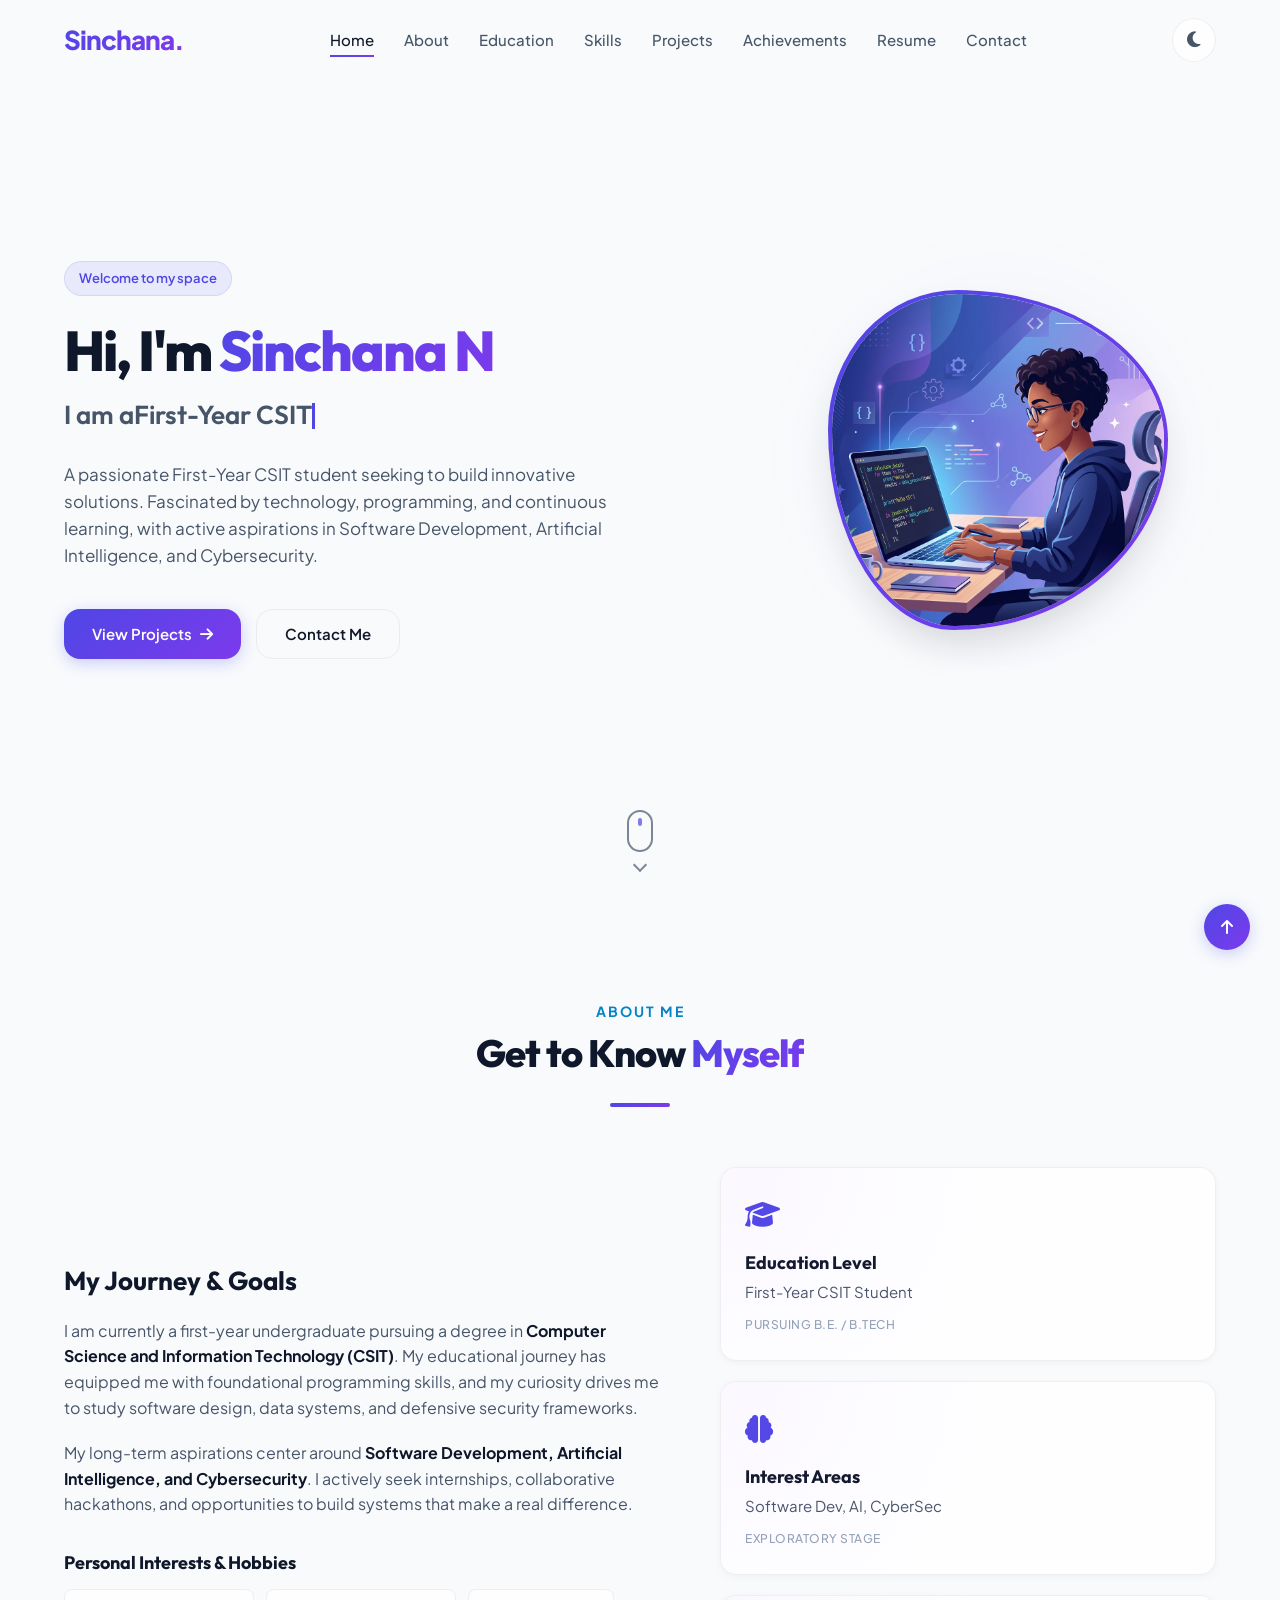
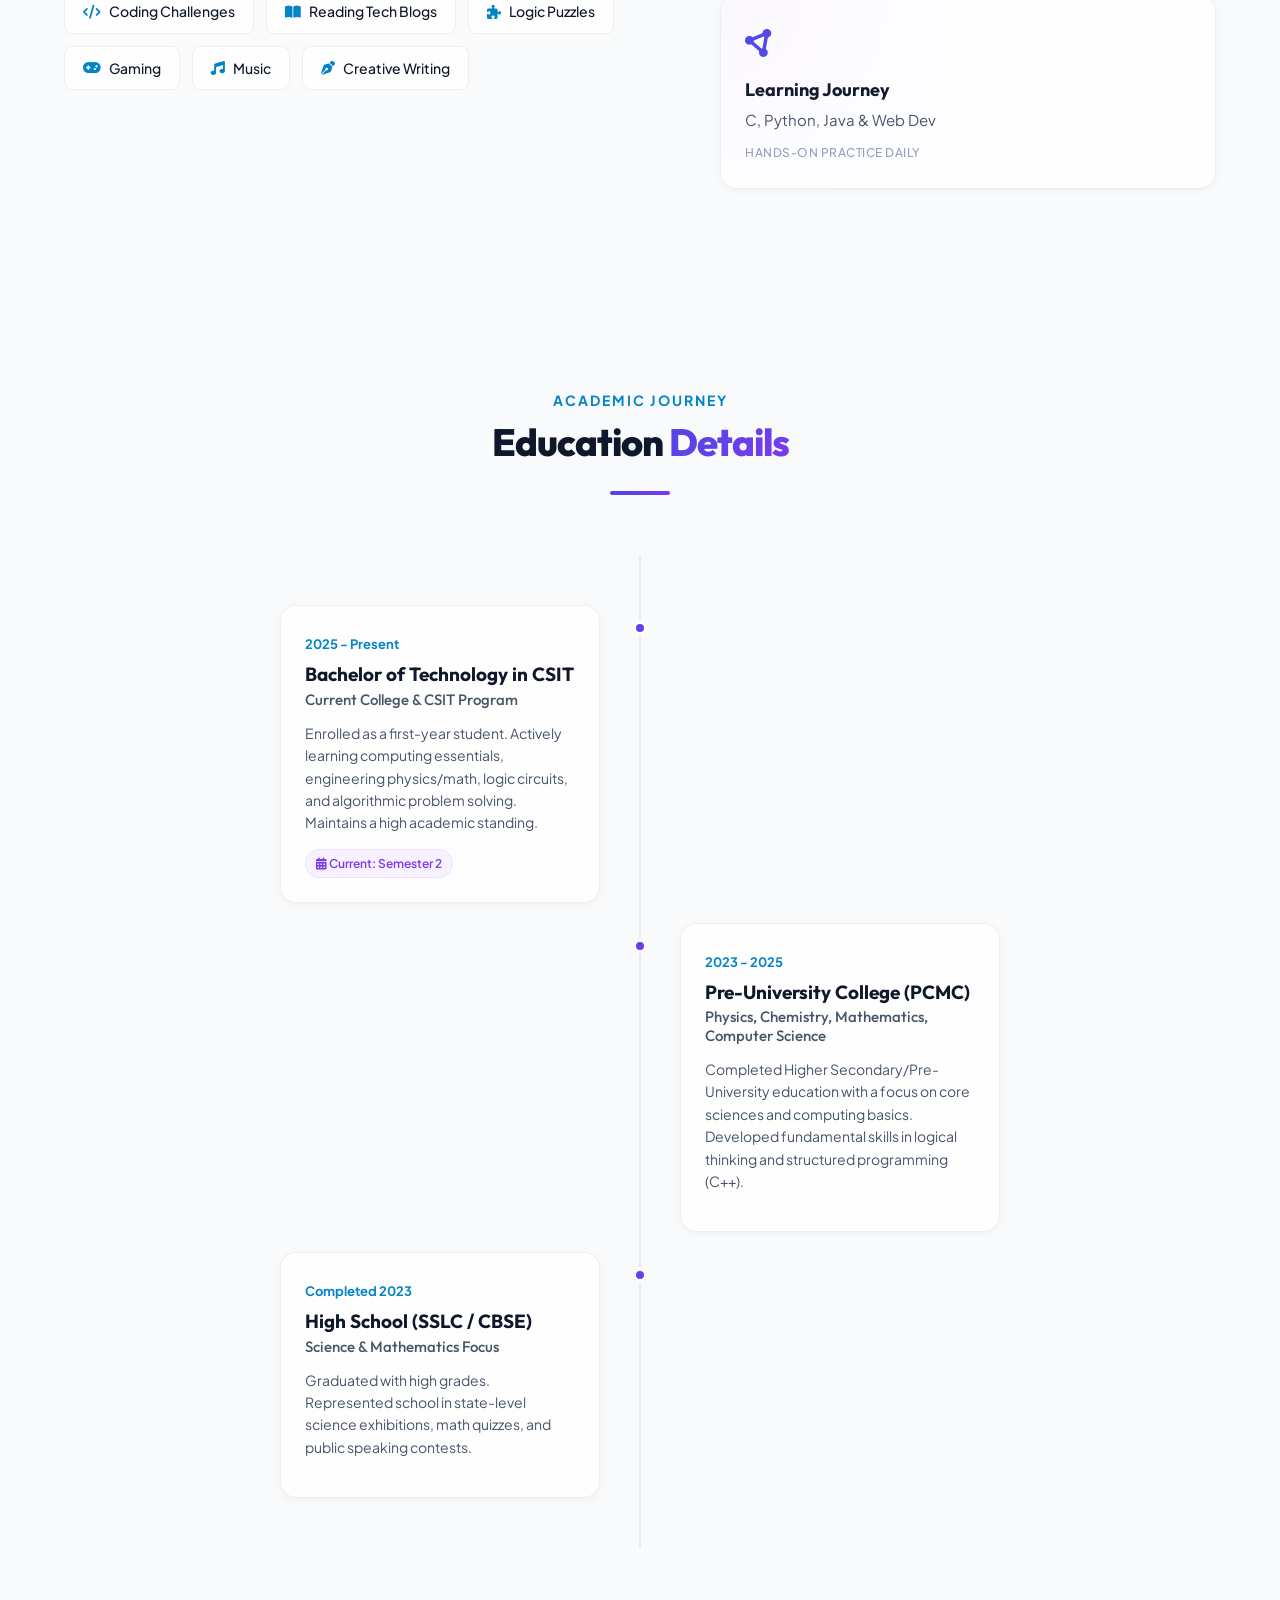
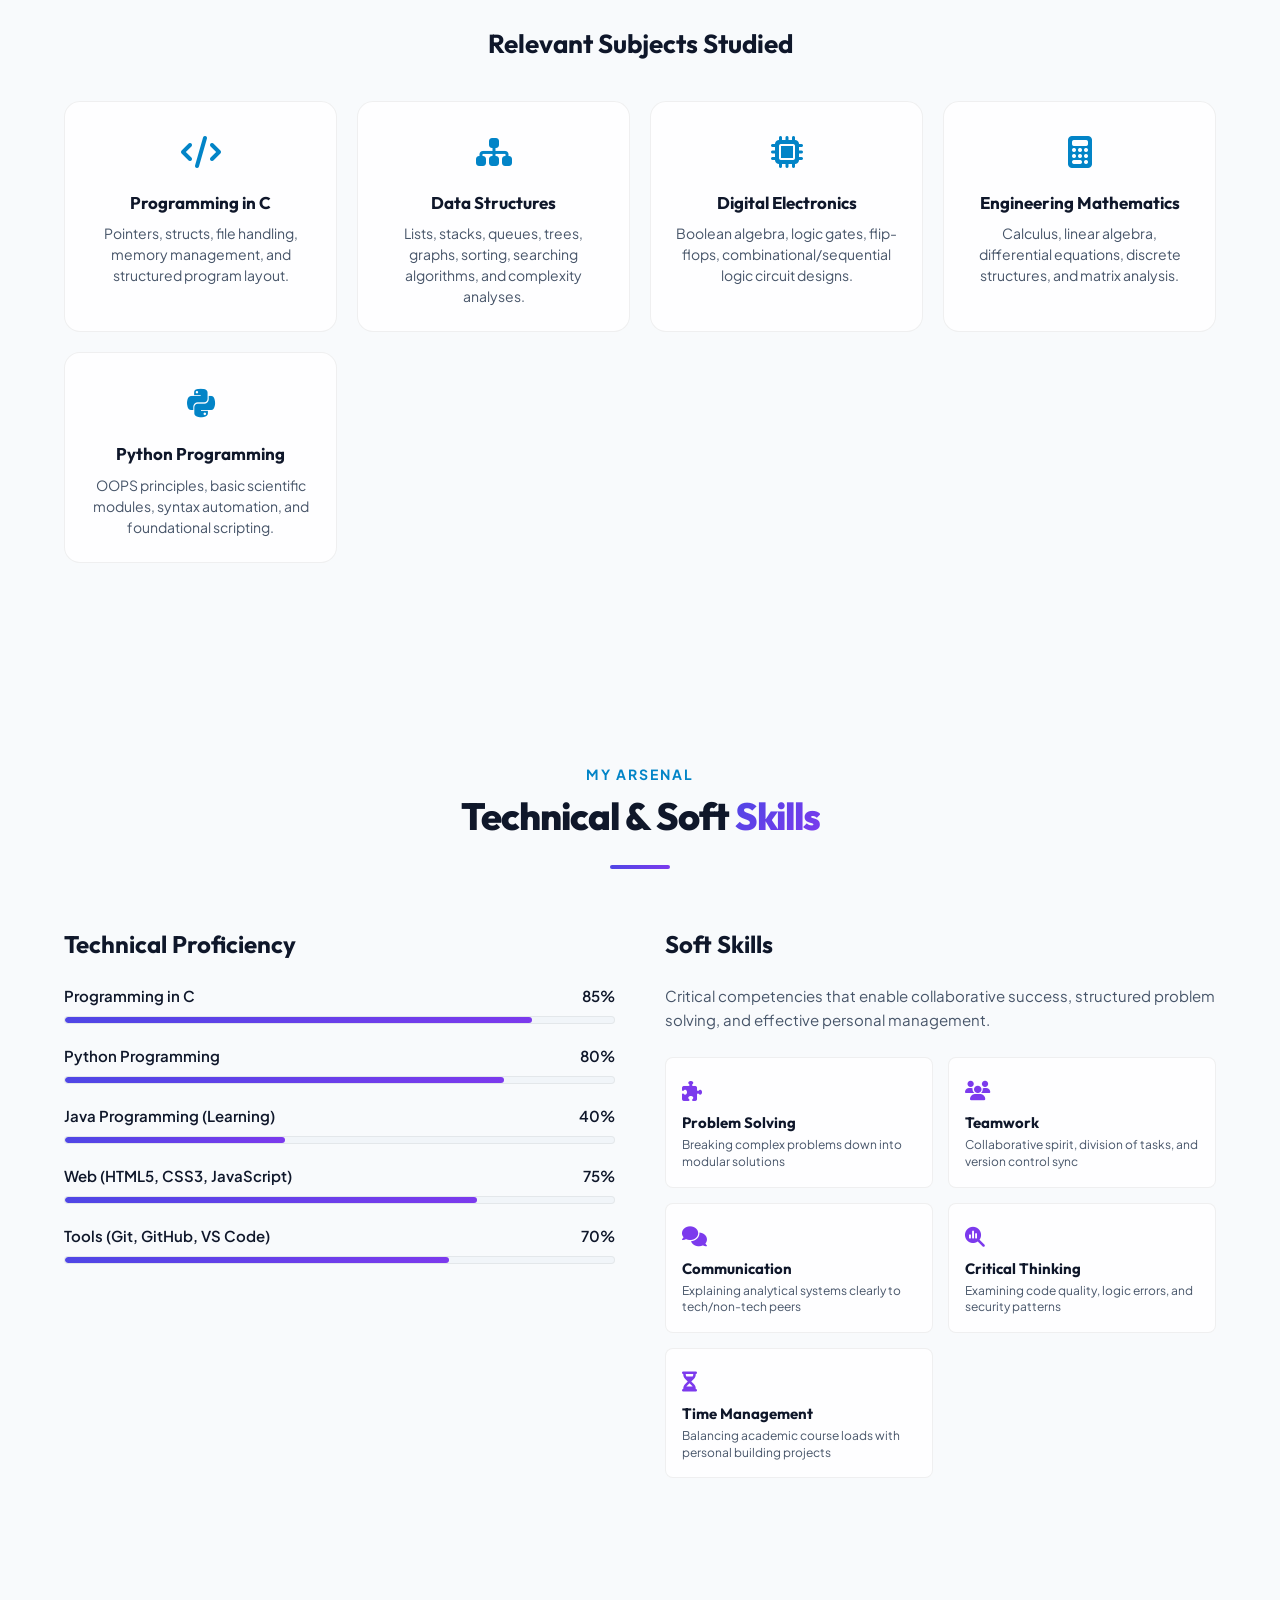
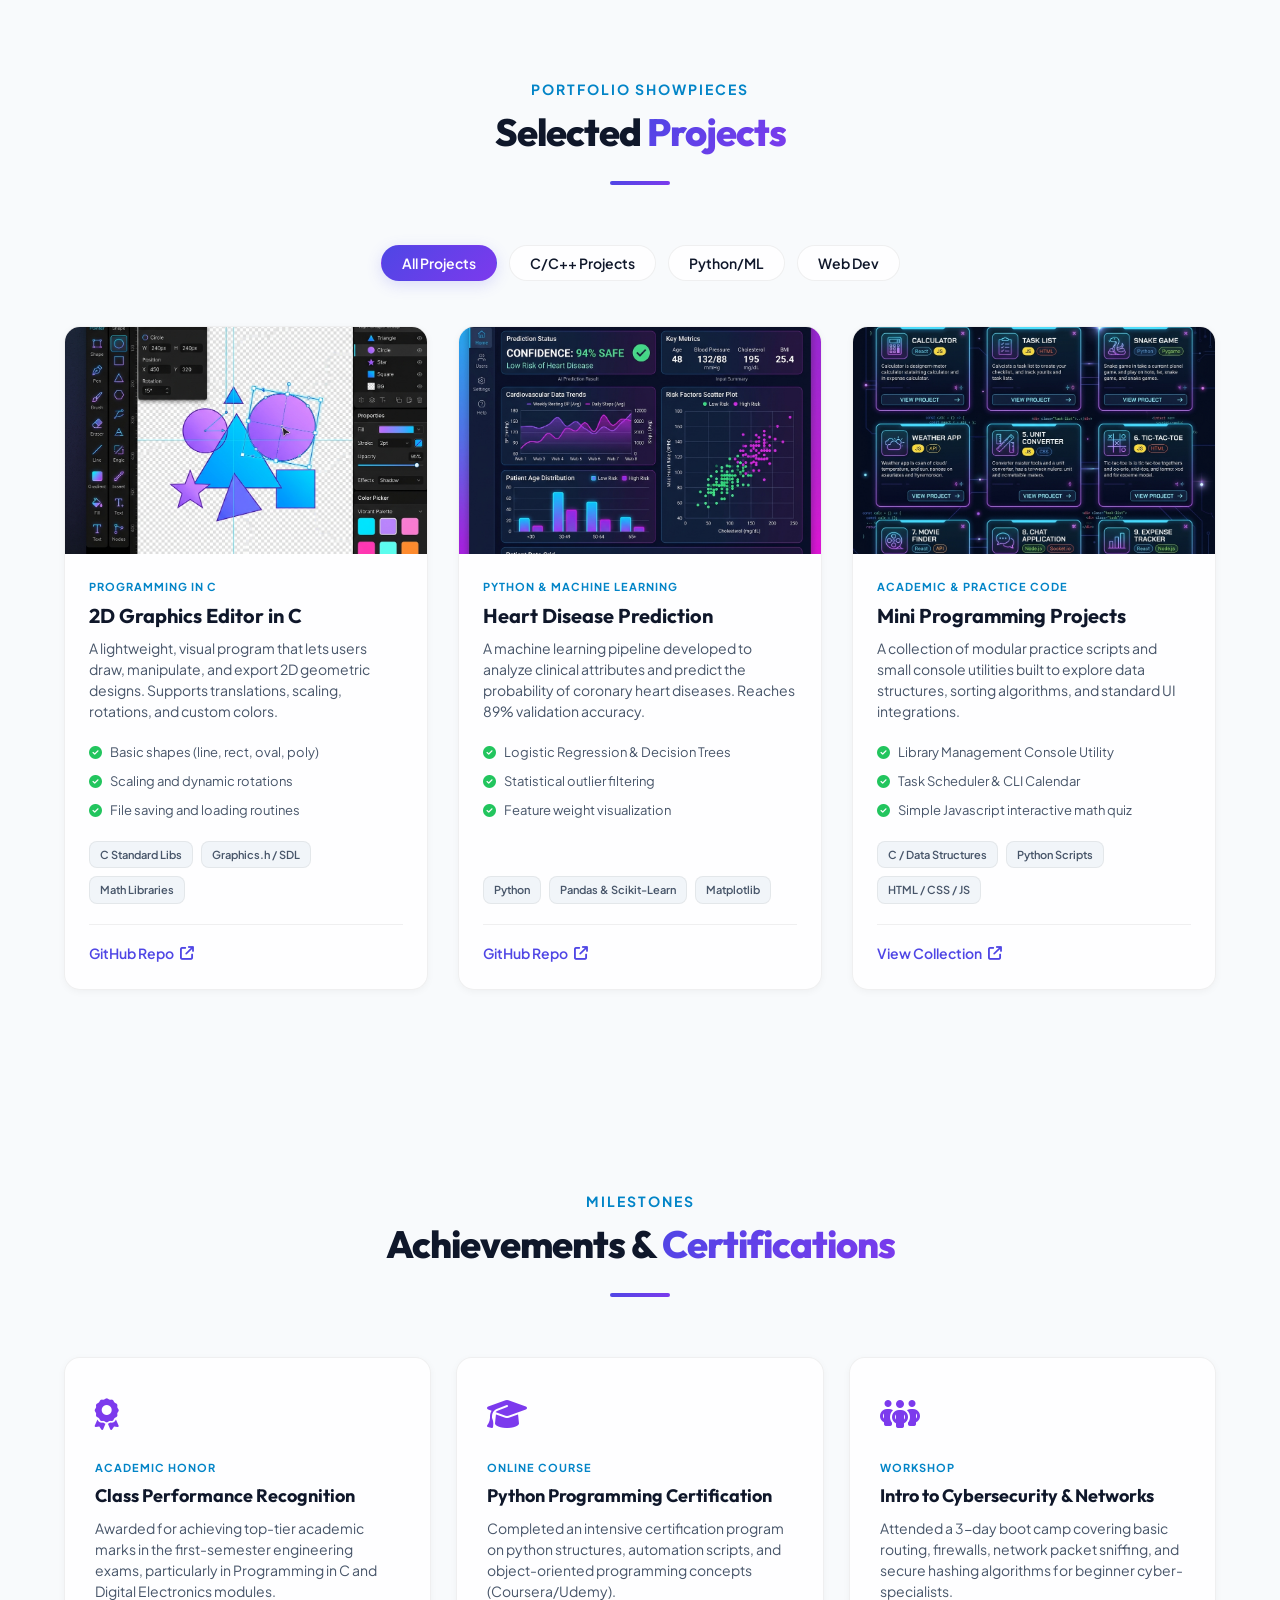
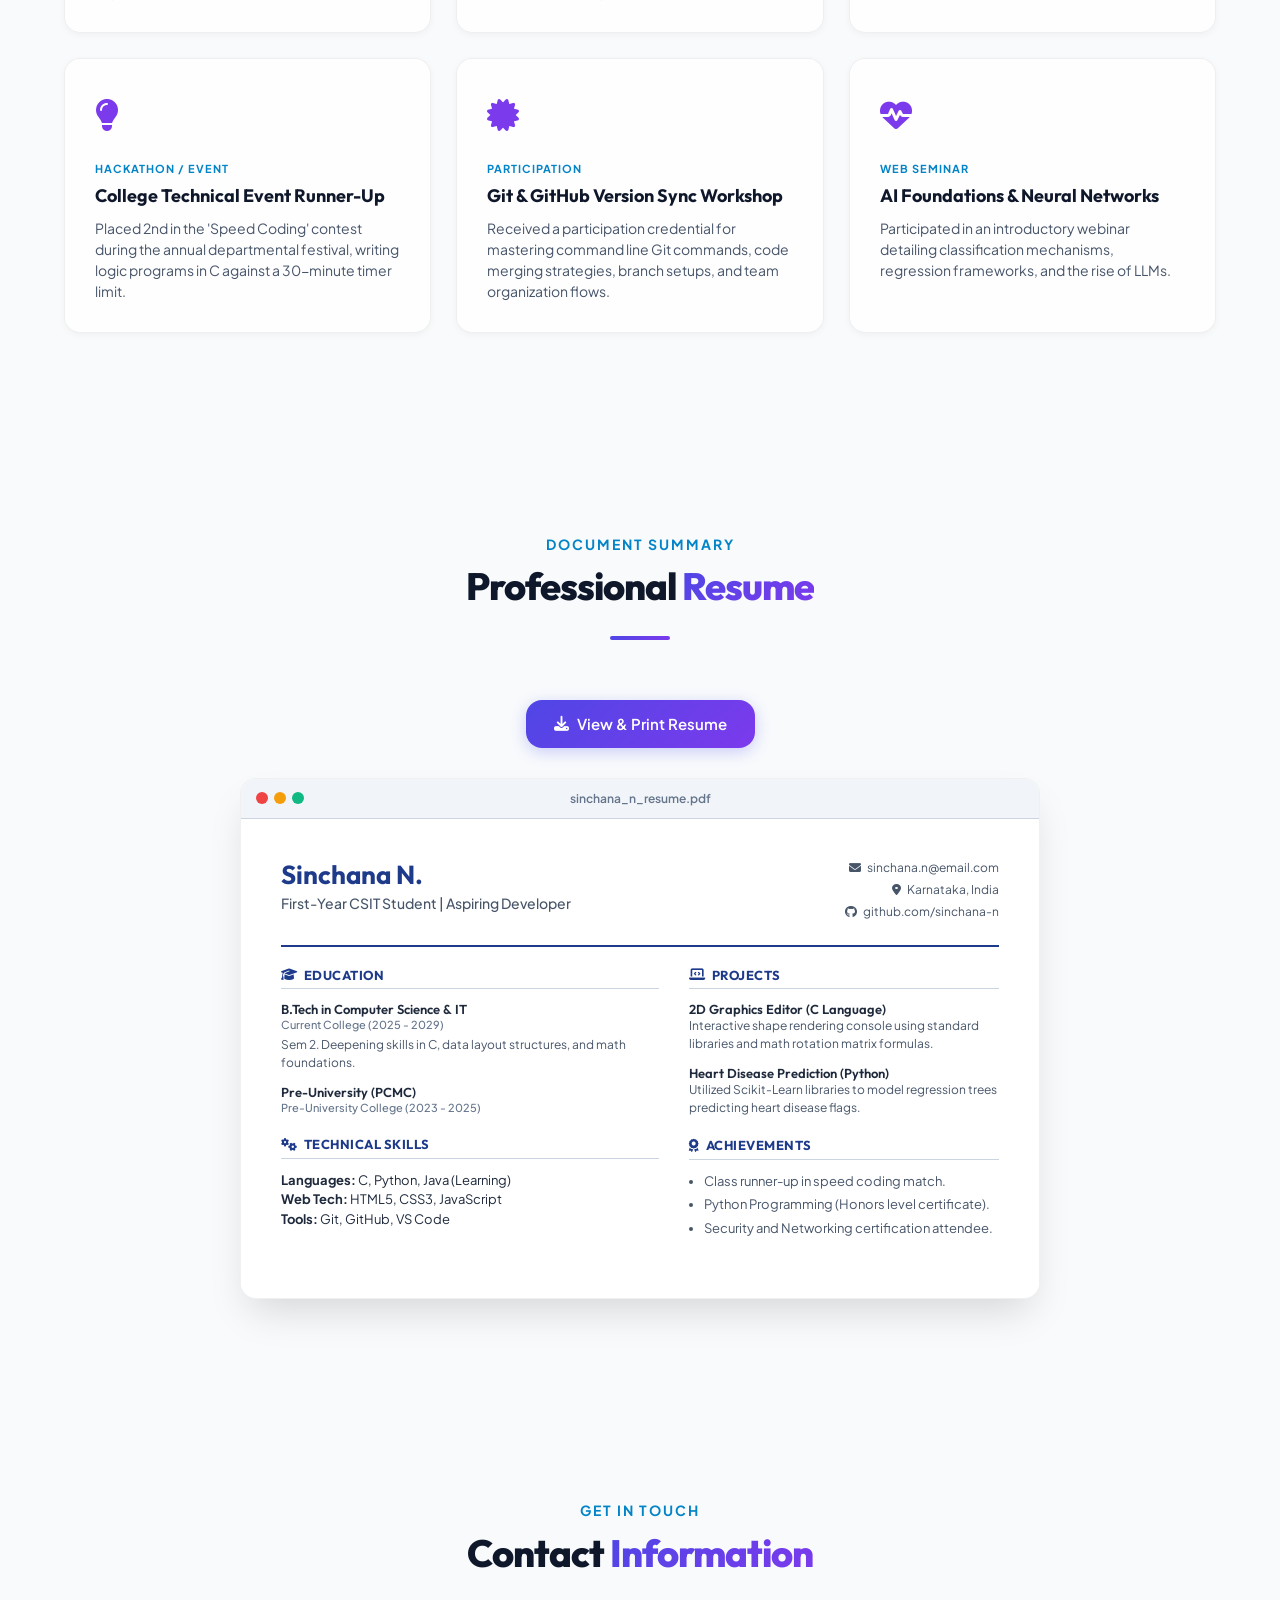
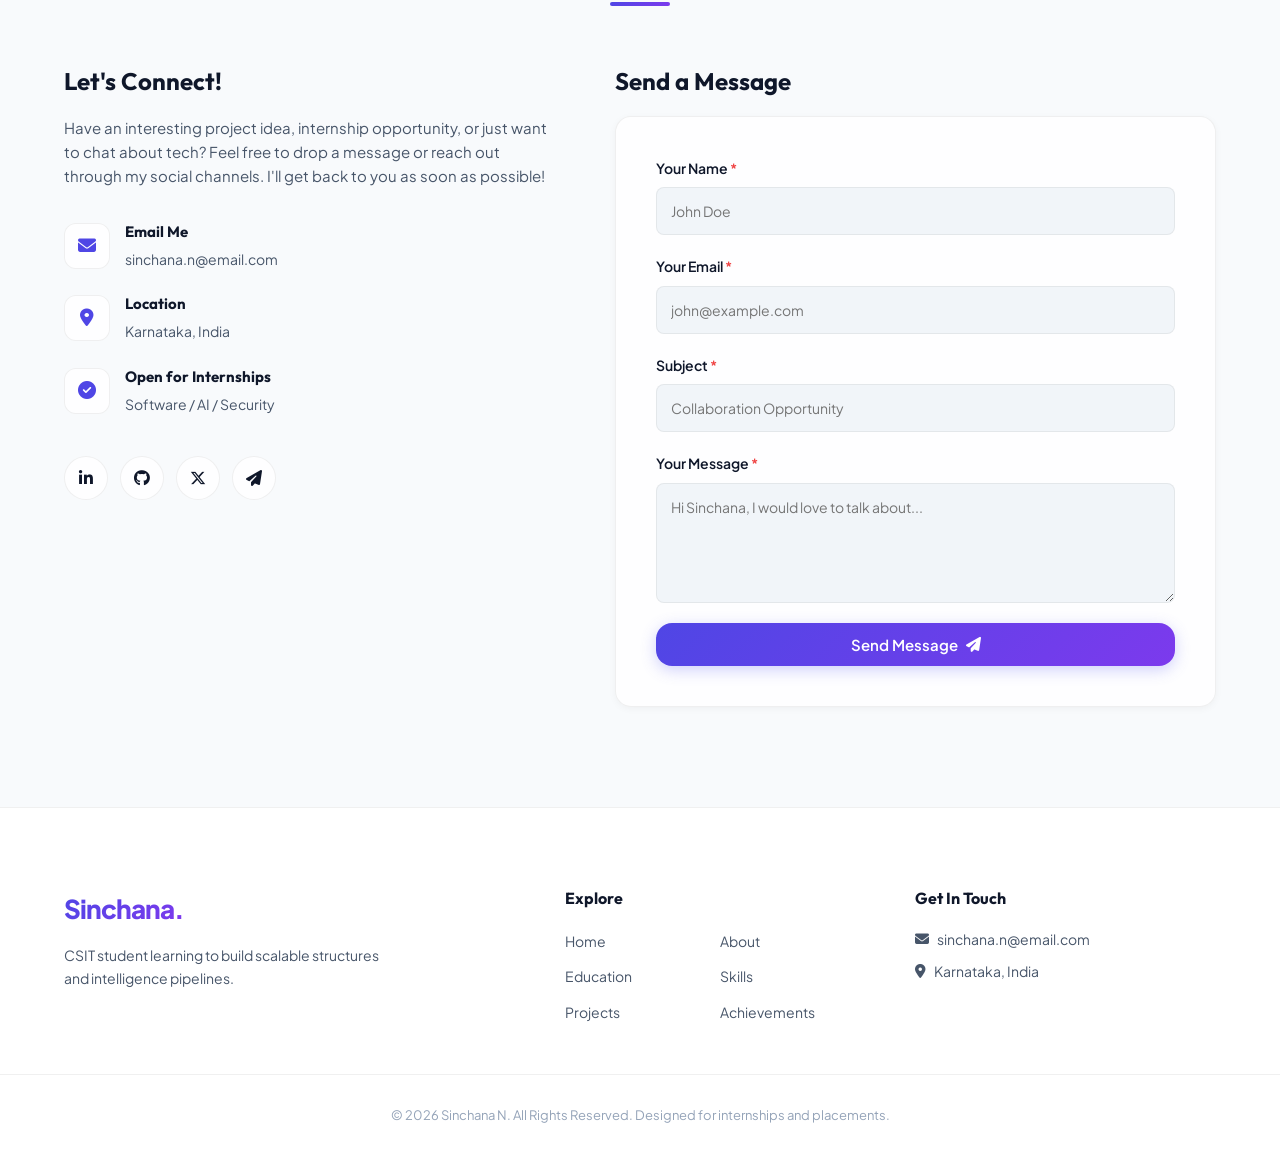
<file: index.html>
<!DOCTYPE html>
<html lang="en">

<head>
    <meta charset="UTF-8">
    <meta name="viewport" content="width=device-width, initial-scale=1.0">
    <title>Sinchana N | CSIT Student Portfolio</title>

    <!-- SEO Meta Tags -->
    <meta name="description"
        content="Personal portfolio of Sinchana N, a First-Year Computer Science and Information Technology (CSIT) student. Showcasing academic achievements, programming skills in C and Python, and technical projects.">
    <meta name="keywords"
        content="Sinchana N, Portfolio, CSIT, Computer Science, Student, Software Developer, C programming, Python, web development">
    <meta name="author" content="Sinchana N">

    <!-- Open Graph / Facebook -->
    <meta property="og:type" content="website">
    <meta property="og:title" content="Sinchana N | CSIT Student Portfolio">
    <meta property="og:description"
        content="Explore the portfolio of Sinchana N, CSIT student showing academic projects, technical skills, and career goals.">

    <!-- Google Fonts -->
    <link rel="preconnect" href="https://fonts.googleapis.com">
    <link rel="preconnect" href="https://fonts.gstatic.com" crossorigin>
    <link
        href="https://fonts.googleapis.com/css2?family=Outfit:wght@300;400;500;600;700;800&family=Plus+Jakarta+Sans:wght@300;400;500;600;700;800&display=swap"
        rel="stylesheet">

    <!-- Font Awesome Icons -->
    <link rel="stylesheet" href="https://cdnjs.cloudflare.com/ajax/libs/font-awesome/6.4.0/css/all.min.css">

    <!-- Custom CSS -->
    <link rel="stylesheet" href="styles.css">
</head>

<body class="dark-theme">
    <!-- Page Loader -->
    <div id="loader" class="loader-container">
        <div class="loader-spinner"></div>
    </div>

    <!-- Navigation Header -->
    <header class="header">
        <nav class="navbar" id="navbar" aria-label="Main navigation">
            <a href="#home" class="logo" id="nav-logo">
                <span class="gradient-text">Sinchana</span><span class="dot">.</span>
            </a>

            <ul class="nav-menu" id="nav-menu">
                <li class="nav-item"><a href="#home" class="nav-link active">Home</a></li>
                <li class="nav-item"><a href="#about" class="nav-link">About</a></li>
                <li class="nav-item"><a href="#education" class="nav-link">Education</a></li>
                <li class="nav-item"><a href="#skills" class="nav-link">Skills</a></li>
                <li class="nav-item"><a href="#projects" class="nav-link">Projects</a></li>
                <li class="nav-item"><a href="#achievements" class="nav-link">Achievements</a></li>
                <li class="nav-item"><a href="#resume" class="nav-link">Resume</a></li>
                <li class="nav-item"><a href="#contact" class="nav-link">Contact</a></li>
            </ul>

            <div class="nav-actions">
                <button id="theme-toggle" class="theme-toggle-btn" aria-label="Toggle light and dark mode">
                    <i class="fa-solid fa-moon moon-icon"></i>
                    <i class="fa-solid fa-sun sun-icon"></i>
                </button>

                <button id="mobile-toggle" class="mobile-toggle-btn" aria-label="Open mobile menu"
                    aria-expanded="false">
                    <span class="bar"></span>
                    <span class="bar"></span>
                    <span class="bar"></span>
                </button>
            </div>
        </nav>
    </header>

    <main>
        <!-- Hero Section -->
        <section id="home" class="hero-section section-padding">
            <div class="container hero-container">
                <div class="hero-content">
                    <span class="badge fade-in">Welcome to my space</span>
                    <h1 class="hero-title fade-in">
                        Hi, I'm <span class="gradient-text">Sinchana N</span>
                    </h1>
                    <h2 class="hero-subtitle fade-in">
                        I am a <span id="typed-text" class="typed-text"></span><span class="cursor">&nbsp;</span>
                    </h2>
                    <p class="hero-description fade-in">
                        A passionate First-Year CSIT student seeking to build innovative solutions. Fascinated by
                        technology, programming, and continuous learning, with active aspirations in Software
                        Development, Artificial Intelligence, and Cybersecurity.
                    </p>
                    <div class="hero-ctas fade-in">
                        <a href="#projects" class="btn btn-primary" id="hero-btn-projects">
                            <span>View Projects</span>
                            <i class="fa-solid fa-arrow-right"></i>
                        </a>
                        <a href="#contact" class="btn btn-outline" id="hero-btn-contact">
                            <span>Contact Me</span>
                        </a>
                    </div>
                </div>
                <div class="hero-image-wrapper fade-in">
                    <div class="image-bg-glow"></div>
                    <div class="image-border-animate">
                        <div class="image-inner">
                            <img src="assets/profile_avatar.png" alt="Sinchana N Profile Avatar" class="profile-img"
                                id="profile-img">
                        </div>
                    </div>
                </div>
            </div>
            <div class="scroll-down" id="scroll-down" aria-label="Scroll down to About section">
                <span class="mouse">
                    <span class="wheel"></span>
                </span>
                <span class="arrow-down"></span>
            </div>
        </section>

        <!-- About Me Section -->
        <section id="about" class="about-section section-padding scroll-reveal">
            <div class="container">
                <div class="section-header">
                    <span class="subtitle">About Me</span>
                    <h2 class="section-title">Get to Know <span class="gradient-text">Myself</span></h2>
                    <div class="header-bar"></div>
                </div>

                <div class="about-grid">
                    <div class="about-info">
                        <h3>My Journey & Goals</h3>
                        <p class="about-text">
                            I am currently a first-year undergraduate pursuing a degree in <strong>Computer Science and
                                Information Technology (CSIT)</strong>. My educational journey has equipped me with
                            foundational programming skills, and my curiosity drives me to study software design, data
                            systems, and defensive security frameworks.
                        </p>
                        <p class="about-text">
                            My long-term aspirations center around <strong>Software Development, Artificial
                                Intelligence, and Cybersecurity</strong>. I actively seek internships, collaborative
                            hackathons, and opportunities to build systems that make a real difference.
                        </p>
                        <div class="interests-container">
                            <h4>Personal Interests & Hobbies</h4>
                            <div class="interests-grid">
                                <div class="interest-tag"><i class="fa-solid fa-code"></i> Coding Challenges</div>
                                <div class="interest-tag"><i class="fa-solid fa-book-open"></i> Reading Tech Blogs</div>
                                <div class="interest-tag"><i class="fa-solid fa-puzzle-piece"></i> Logic Puzzles</div>
                                <div class="interest-tag"><i class="fa-solid fa-gamepad"></i> Gaming</div>
                                <div class="interest-tag"><i class="fa-solid fa-music"></i> Music</div>
                                <div class="interest-tag"><i class="fa-solid fa-pen-nib"></i> Creative Writing</div>
                            </div>
                        </div>
                    </div>

                    <div class="about-cards">
                        <div class="about-card">
                            <div class="card-icon"><i class="fa-solid fa-graduation-cap"></i></div>
                            <h4>Education Level</h4>
                            <p>First-Year CSIT Student</p>
                            <span class="card-hint">Pursuing B.E. / B.Tech</span>
                        </div>
                        <div class="about-card">
                            <div class="card-icon"><i class="fa-solid fa-brain"></i></div>
                            <h4>Interest Areas</h4>
                            <p>Software Dev, AI, CyberSec</p>
                            <span class="card-hint">Exploratory Stage</span>
                        </div>
                        <div class="about-card">
                            <div class="card-icon"><i class="fa-solid fa-circle-nodes"></i></div>
                            <h4>Learning Journey</h4>
                            <p>C, Python, Java & Web Dev</p>
                            <span class="card-hint">Hands-on practice daily</span>
                        </div>
                    </div>
                </div>
            </div>
        </section>

        <!-- Education Section -->
        <section id="education" class="education-section section-padding scroll-reveal">
            <div class="container">
                <div class="section-header">
                    <span class="subtitle">Academic Journey</span>
                    <h2 class="section-title">Education <span class="gradient-text">Details</span></h2>
                    <div class="header-bar"></div>
                </div>

                <div class="education-container">
                    <div class="timeline">
                        <!-- Timeline Item 1: Current College -->
                        <div class="timeline-item left">
                            <div class="timeline-dot"></div>
                            <div class="timeline-content">
                                <span class="timeline-date">2025 - Present</span>
                                <h3>Bachelor of Technology in CSIT</h3>
                                <h4>Current College & CSIT Program</h4>
                                <p class="timeline-desc">
                                    Enrolled as a first-year student. Actively learning computing essentials,
                                    engineering physics/math, logic circuits, and algorithmic problem solving. Maintains
                                    a high academic standing.
                                </p>
                                <div class="semester-info">
                                    <span class="badge-sem"><i class="fa-solid fa-calendar-days"></i> Current: Semester
                                        2</span>
                                </div>
                            </div>
                        </div>

                        <!-- Timeline Item 2: Pre-University / Senior Secondary -->
                        <div class="timeline-item right">
                            <div class="timeline-dot"></div>
                            <div class="timeline-content">
                                <span class="timeline-date">2023 - 2025</span>
                                <h3>Pre-University College (PCMC)</h3>
                                <h4>Physics, Chemistry, Mathematics, Computer Science</h4>
                                <p class="timeline-desc">
                                    Completed Higher Secondary/Pre-University education with a focus on core sciences
                                    and computing basics. Developed fundamental skills in logical thinking and
                                    structured programming (C++).
                                </p>
                            </div>
                        </div>

                        <!-- Timeline Item 3: Secondary School -->
                        <div class="timeline-item left">
                            <div class="timeline-dot"></div>
                            <div class="timeline-content">
                                <span class="timeline-date">Completed 2023</span>
                                <h3>High School (SSLC / CBSE)</h3>
                                <h4>Science & Mathematics Focus</h4>
                                <p class="timeline-desc">
                                    Graduated with high grades. Represented school in state-level science exhibitions,
                                    math quizzes, and public speaking contests.
                                </p>
                            </div>
                        </div>
                    </div>
                </div>

                <!-- Subjects Studied Grid -->
                <div class="subjects-container">
                    <h3>Relevant Subjects Studied</h3>
                    <div class="subjects-grid">
                        <div class="subject-card">
                            <div class="subj-icon"><i class="fa-solid fa-code"></i></div>
                            <h4>Programming in C</h4>
                            <p>Pointers, structs, file handling, memory management, and structured program layout.</p>
                        </div>
                        <div class="subject-card">
                            <div class="subj-icon"><i class="fa-solid fa-sitemap"></i></div>
                            <h4>Data Structures</h4>
                            <p>Lists, stacks, queues, trees, graphs, sorting, searching algorithms, and complexity
                                analyses.</p>
                        </div>
                        <div class="subject-card">
                            <div class="subj-icon"><i class="fa-solid fa-microchip"></i></div>
                            <h4>Digital Electronics</h4>
                            <p>Boolean algebra, logic gates, flip-flops, combinational/sequential logic circuit designs.
                            </p>
                        </div>
                        <div class="subject-card">
                            <div class="subj-icon"><i class="fa-solid fa-calculator"></i></div>
                            <h4>Engineering Mathematics</h4>
                            <p>Calculus, linear algebra, differential equations, discrete structures, and matrix
                                analysis.</p>
                        </div>
                        <div class="subject-card">
                            <div class="subj-icon"><i class="fa-brands fa-python"></i></div>
                            <h4>Python Programming</h4>
                            <p>OOPS principles, basic scientific modules, syntax automation, and foundational scripting.
                            </p>
                        </div>
                    </div>
                </div>
            </div>
        </section>

        <!-- Skills Section -->
        <section id="skills" class="skills-section section-padding scroll-reveal">
            <div class="container">
                <div class="section-header">
                    <span class="subtitle">My Arsenal</span>
                    <h2 class="section-title">Technical & Soft <span class="gradient-text">Skills</span></h2>
                    <div class="header-bar"></div>
                </div>

                <div class="skills-grid">
                    <!-- Technical Skills -->
                    <div class="skills-box">
                        <h3>Technical Proficiency</h3>

                        <div class="skills-list">
                            <!-- Skill 1 -->
                            <div class="skill-item">
                                <div class="skill-info">
                                    <span>Programming in C</span>
                                    <span>85%</span>
                                </div>
                                <div class="progress-bar-container">
                                    <div class="progress-bar" style="width: 85%"></div>
                                </div>
                            </div>
                            <!-- Skill 2 -->
                            <div class="skill-item">
                                <div class="skill-info">
                                    <span>Python Programming</span>
                                    <span>80%</span>
                                </div>
                                <div class="progress-bar-container">
                                    <div class="progress-bar" style="width: 80%"></div>
                                </div>
                            </div>
                            <!-- Skill 3 -->
                            <div class="skill-item">
                                <div class="skill-info">
                                    <span>Java Programming (Learning)</span>
                                    <span>40%</span>
                                </div>
                                <div class="progress-bar-container">
                                    <div class="progress-bar" style="width: 40%"></div>
                                </div>
                            </div>
                            <!-- Skill 4 -->
                            <div class="skill-item">
                                <div class="skill-info">
                                    <span>Web (HTML5, CSS3, JavaScript)</span>
                                    <span>75%</span>
                                </div>
                                <div class="progress-bar-container">
                                    <div class="progress-bar" style="width: 75%"></div>
                                </div>
                            </div>
                            <!-- Skill 5 -->
                            <div class="skill-item">
                                <div class="skill-info">
                                    <span>Tools (Git, GitHub, VS Code)</span>
                                    <span>70%</span>
                                </div>
                                <div class="progress-bar-container">
                                    <div class="progress-bar" style="width: 70%"></div>
                                </div>
                            </div>
                        </div>
                    </div>

                    <!-- Soft Skills -->
                    <div class="skills-box">
                        <h3>Soft Skills</h3>
                        <p class="soft-skills-desc">
                            Critical competencies that enable collaborative success, structured problem solving, and
                            effective personal management.
                        </p>

                        <div class="soft-skills-grid">
                            <div class="soft-skill-card">
                                <div class="soft-icon"><i class="fa-solid fa-puzzle-piece"></i></div>
                                <h4>Problem Solving</h4>
                                <p>Breaking complex problems down into modular solutions</p>
                            </div>
                            <div class="soft-skill-card">
                                <div class="soft-icon"><i class="fa-solid fa-users"></i></div>
                                <h4>Teamwork</h4>
                                <p>Collaborative spirit, division of tasks, and version control sync</p>
                            </div>
                            <div class="soft-skill-card">
                                <div class="soft-icon"><i class="fa-solid fa-comments"></i></div>
                                <h4>Communication</h4>
                                <p>Explaining analytical systems clearly to tech/non-tech peers</p>
                            </div>
                            <div class="soft-skill-card">
                                <div class="soft-icon"><i class="fa-solid fa-magnifying-glass-chart"></i></div>
                                <h4>Critical Thinking</h4>
                                <p>Examining code quality, logic errors, and security patterns</p>
                            </div>
                            <div class="soft-skill-card">
                                <div class="soft-icon"><i class="fa-solid fa-hourglass-half"></i></div>
                                <h4>Time Management</h4>
                                <p>Balancing academic course loads with personal building projects</p>
                            </div>
                        </div>
                    </div>
                </div>
            </div>
        </section>

        <!-- Projects Section -->
        <section id="projects" class="projects-section section-padding scroll-reveal">
            <div class="container">
                <div class="section-header">
                    <span class="subtitle">Portfolio Showpieces</span>
                    <h2 class="section-title">Selected <span class="gradient-text">Projects</span></h2>
                    <div class="header-bar"></div>
                </div>

                <!-- Project Filtering Controls -->
                <div class="filter-controls" id="filter-controls">
                    <button class="filter-btn active" data-filter="all" id="btn-filter-all">All Projects</button>
                    <button class="filter-btn" data-filter="c-lang" id="btn-filter-c">C/C++ Projects</button>
                    <button class="filter-btn" data-filter="python-lang" id="btn-filter-python">Python/ML</button>
                    <button class="filter-btn" data-filter="web-tech" id="btn-filter-web">Web Dev</button>
                </div>

                <div class="projects-grid" id="projects-grid">
                    <!-- Project 1: 2D Graphics Editor -->
                    <article class="project-card" data-category="c-lang" id="project-2d-graphics">
                        <div class="project-image">
                            <img src="assets/graphics_project.png" alt="2D Graphics Editor GUI Preview">
                            <div class="project-overlay">
                                <a href="https://github.com/sinchana-n/2d-graphics-editor-c" target="_blank"
                                    rel="noopener noreferrer" class="project-link"
                                    aria-label="View source code on GitHub">
                                    <i class="fa-brands fa-github"></i>
                                </a>
                            </div>
                        </div>
                        <div class="project-info">
                            <span class="project-tag">Programming in C</span>
                            <h3>2D Graphics Editor in C</h3>
                            <p class="project-desc">
                                A lightweight, visual program that lets users draw, manipulate, and export 2D geometric
                                designs. Supports translations, scaling, rotations, and custom colors.
                            </p>
                            <ul class="project-features">
                                <li><i class="fa-solid fa-circle-check"></i> Basic shapes (line, rect, oval, poly)</li>
                                <li><i class="fa-solid fa-circle-check"></i> Scaling and dynamic rotations</li>
                                <li><i class="fa-solid fa-circle-check"></i> File saving and loading routines</li>
                            </ul>
                            <div class="project-tech">
                                <span>C Standard Libs</span>
                                <span>Graphics.h / SDL</span>
                                <span>Math Libraries</span>
                            </div>
                            <div class="project-actions">
                                <a href="https://github.com/sinchana-n/2d-graphics-editor-c" class="project-action-btn"
                                    target="_blank" rel="noopener noreferrer">
                                    <span>GitHub Repo</span> <i class="fa-solid fa-arrow-up-right-from-square"></i>
                                </a>
                            </div>
                        </div>
                    </article>

                    <!-- Project 2: Heart Disease Prediction -->
                    <article class="project-card" data-category="python-lang" id="project-heart-prediction">
                        <div class="project-image">
                            <img src="assets/heart_project.png" alt="Heart Disease Prediction Graphs Dashboard">
                            <div class="project-overlay">
                                <a href="https://github.com/sinchana-n/heart-disease-prediction-ml" target="_blank"
                                    rel="noopener noreferrer" class="project-link"
                                    aria-label="View source code on GitHub">
                                    <i class="fa-brands fa-github"></i>
                                </a>
                            </div>
                        </div>
                        <div class="project-info">
                            <span class="project-tag">Python & Machine Learning</span>
                            <h3>Heart Disease Prediction</h3>
                            <p class="project-desc">
                                A machine learning pipeline developed to analyze clinical attributes and predict the
                                probability of coronary heart diseases. Reaches 89% validation accuracy.
                            </p>
                            <ul class="project-features">
                                <li><i class="fa-solid fa-circle-check"></i> Logistic Regression & Decision Trees</li>
                                <li><i class="fa-solid fa-circle-check"></i> Statistical outlier filtering</li>
                                <li><i class="fa-solid fa-circle-check"></i> Feature weight visualization</li>
                            </ul>
                            <div class="project-tech">
                                <span>Python</span>
                                <span>Pandas & Scikit-Learn</span>
                                <span>Matplotlib</span>
                            </div>
                            <div class="project-actions">
                                <a href="https://github.com/sinchana-n/heart-disease-prediction-ml"
                                    class="project-action-btn" target="_blank" rel="noopener noreferrer">
                                    <span>GitHub Repo</span> <i class="fa-solid fa-arrow-up-right-from-square"></i>
                                </a>
                            </div>
                        </div>
                    </article>

                    <!-- Project 3: Mini Programming Projects -->
                    <article class="project-card" data-category="web-tech c-lang python-lang"
                        id="project-mini-projects">
                        <div class="project-image">
                            <img src="assets/mini_projects.png" alt="Mini projects coding cards collage">
                            <div class="project-overlay">
                                <a href="https://github.com/sinchana-n/mini-programming-projects" target="_blank"
                                    rel="noopener noreferrer" class="project-link"
                                    aria-label="View source code on GitHub">
                                    <i class="fa-brands fa-github"></i>
                                </a>
                            </div>
                        </div>
                        <div class="project-info">
                            <span class="project-tag">Academic & Practice Code</span>
                            <h3>Mini Programming Projects</h3>
                            <p class="project-desc">
                                A collection of modular practice scripts and small console utilities built to explore
                                data structures, sorting algorithms, and standard UI integrations.
                            </p>
                            <ul class="project-features">
                                <li><i class="fa-solid fa-circle-check"></i> Library Management Console Utility</li>
                                <li><i class="fa-solid fa-circle-check"></i> Task Scheduler & CLI Calendar</li>
                                <li><i class="fa-solid fa-circle-check"></i> Simple Javascript interactive math quiz
                                </li>
                            </ul>
                            <div class="project-tech">
                                <span>C / Data Structures</span>
                                <span>Python Scripts</span>
                                <span>HTML / CSS / JS</span>
                            </div>
                            <div class="project-actions">
                                <a href="https://github.com/sinchana-n/mini-programming-projects"
                                    class="project-action-btn" target="_blank" rel="noopener noreferrer">
                                    <span>View Collection</span> <i class="fa-solid fa-arrow-up-right-from-square"></i>
                                </a>
                            </div>
                        </div>
                    </article>
                </div>
            </div>
        </section>

        <!-- Achievements & Certifications Section -->
        <section id="achievements" class="achievements-section section-padding scroll-reveal">
            <div class="container">
                <div class="section-header">
                    <span class="subtitle">Milestones</span>
                    <h2 class="section-title">Achievements & <span class="gradient-text">Certifications</span></h2>
                    <div class="header-bar"></div>
                </div>

                <div class="achievements-grid">
                    <!-- Achievement 1 -->
                    <div class="achievement-card">
                        <div class="ach-icon"><i class="fa-solid fa-award"></i></div>
                        <span class="ach-category">Academic Honor</span>
                        <h4>Class Performance Recognition</h4>
                        <p>Awarded for achieving top-tier academic marks in the first-semester engineering exams,
                            particularly in Programming in C and Digital Electronics modules.</p>
                    </div>

                    <!-- Achievement 2 -->
                    <div class="achievement-card">
                        <div class="ach-icon"><i class="fa-solid fa-graduation-cap"></i></div>
                        <span class="ach-category">Online Course</span>
                        <h4>Python Programming Certification</h4>
                        <p>Completed an intensive certification program on python structures, automation scripts, and
                            object-oriented programming concepts (Coursera/Udemy).</p>
                    </div>

                    <!-- Achievement 3 -->
                    <div class="achievement-card">
                        <div class="ach-icon"><i class="fa-solid fa-people-group"></i></div>
                        <span class="ach-category">Workshop</span>
                        <h4>Intro to Cybersecurity & Networks</h4>
                        <p>Attended a 3-day boot camp covering basic routing, firewalls, network packet sniffing, and
                            secure hashing algorithms for beginner cyber-specialists.</p>
                    </div>

                    <!-- Achievement 4 -->
                    <div class="achievement-card">
                        <div class="ach-icon"><i class="fa-solid fa-lightbulb"></i></div>
                        <span class="ach-category">Hackathon / Event</span>
                        <h4>College Technical Event Runner-Up</h4>
                        <p>Placed 2nd in the 'Speed Coding' contest during the annual departmental festival, writing
                            logic programs in C against a 30-minute timer limit.</p>
                    </div>

                    <!-- Achievement 5 -->
                    <div class="achievement-card">
                        <div class="ach-icon"><i class="fa-solid fa-certificate"></i></div>
                        <span class="ach-category">Participation</span>
                        <h4>Git & GitHub Version Sync Workshop</h4>
                        <p>Received a participation credential for mastering command line Git commands, code merging
                            strategies, branch setups, and team organization flows.</p>
                    </div>

                    <!-- Achievement 6 -->
                    <div class="achievement-card">
                        <div class="ach-icon"><i class="fa-solid fa-heart-pulse"></i></div>
                        <span class="ach-category">Web Seminar</span>
                        <h4>AI Foundations & Neural Networks</h4>
                        <p>Participated in an introductory webinar detailing classification mechanisms, regression
                            frameworks, and the rise of LLMs.</p>
                    </div>
                </div>
            </div>
        </section>

        <!-- Resume Section -->
        <section id="resume" class="resume-section section-padding scroll-reveal">
            <div class="container">
                <div class="section-header">
                    <span class="subtitle">Document Summary</span>
                    <h2 class="section-title">Professional <span class="gradient-text">Resume</span></h2>
                    <div class="header-bar"></div>
                </div>

                <div class="resume-wrapper">
                    <div class="resume-actions-top">
                        <a href="resume.html" target="_blank" rel="noopener noreferrer" class="btn btn-primary"
                            id="btn-download-resume">
                            <i class="fa-solid fa-download"></i> <span>View & Print Resume</span>
                        </a>
                    </div>

                    <!-- Beautiful interactive preview of the resume inside a container -->
                    <div class="resume-preview-container" id="resume-preview-container">
                        <div class="resume-preview-header">
                            <div class="resume-circles">
                                <span class="circle red"></span>
                                <span class="circle yellow"></span>
                                <span class="circle green"></span>
                            </div>
                            <span class="resume-title-bar">sinchana_n_resume.pdf</span>
                        </div>

                        <div class="resume-sheet">
                            <div class="resume-sheet-header">
                                <div>
                                    <h2>Sinchana N.</h2>
                                    <p class="role-subtitle">First-Year CSIT Student | Aspiring Developer</p>
                                </div>
                                <div class="resume-sheet-contact">
                                    <p><i class="fa-solid fa-envelope"></i> sinchana.n@email.com</p>
                                    <p><i class="fa-solid fa-location-dot"></i> Karnataka, India</p>
                                    <p><i class="fa-brands fa-github"></i> github.com/sinchana-n</p>
                                </div>
                            </div>

                            <hr class="resume-divider">

                            <div class="resume-sheet-grid">
                                <div class="resume-left-col">
                                    <div class="resume-sheet-section">
                                        <h3><i class="fa-solid fa-graduation-cap"></i> EDUCATION</h3>
                                        <div class="resume-entry">
                                            <h4>B.Tech in Computer Science & IT</h4>
                                            <p class="entry-sub">Current College (2025 - 2029)</p>
                                            <p class="entry-desc">Sem 2. Deepening skills in C, data layout structures,
                                                and math foundations.</p>
                                        </div>
                                        <div class="resume-entry">
                                            <h4>Pre-University (PCMC)</h4>
                                            <p class="entry-sub">Pre-University College (2023 - 2025)</p>
                                        </div>
                                    </div>

                                    <div class="resume-sheet-section">
                                        <h3><i class="fa-solid fa-gears"></i> TECHNICAL SKILLS</h3>
                                        <p><strong>Languages:</strong> C, Python, Java (Learning)</p>
                                        <p><strong>Web Tech:</strong> HTML5, CSS3, JavaScript</p>
                                        <p><strong>Tools:</strong> Git, GitHub, VS Code</p>
                                    </div>
                                </div>

                                <div class="resume-right-col">
                                    <div class="resume-sheet-section">
                                        <h3><i class="fa-solid fa-laptop-code"></i> PROJECTS</h3>
                                        <div class="resume-entry">
                                            <h4>2D Graphics Editor (C Language)</h4>
                                            <p class="entry-desc">Interactive shape rendering console using standard
                                                libraries and math rotation matrix formulas.</p>
                                        </div>
                                        <div class="resume-entry">
                                            <h4>Heart Disease Prediction (Python)</h4>
                                            <p class="entry-desc">Utilized Scikit-Learn libraries to model regression
                                                trees predicting heart disease flags.</p>
                                        </div>
                                    </div>

                                    <div class="resume-sheet-section">
                                        <h3><i class="fa-solid fa-award"></i> ACHIEVEMENTS</h3>
                                        <ul>
                                            <li>Class runner-up in speed coding match.</li>
                                            <li>Python Programming (Honors level certificate).</li>
                                            <li>Security and Networking certification attendee.</li>
                                        </ul>
                                    </div>
                                </div>
                            </div>
                        </div>
                    </div>
                </div>
            </div>
        </section>

        <!-- Contact Section -->
        <section id="contact" class="contact-section section-padding scroll-reveal">
            <div class="container">
                <div class="section-header">
                    <span class="subtitle">Get In Touch</span>
                    <h2 class="section-title">Contact <span class="gradient-text">Information</span></h2>
                    <div class="header-bar"></div>
                </div>

                <div class="contact-grid">
                    <!-- Contact Cards / Info -->
                    <div class="contact-info">
                        <h3>Let's Connect!</h3>
                        <p class="contact-desc">
                            Have an interesting project idea, internship opportunity, or just want to chat about tech?
                            Feel free to drop a message or reach out through my social channels. I'll get back to you as
                            soon as possible!
                        </p>

                        <div class="contact-details">
                            <div class="detail-item">
                                <div class="detail-icon"><i class="fa-solid fa-envelope"></i></div>
                                <div class="detail-text">
                                    <h4>Email Me</h4>
                                    <a href="mailto:sinchana.n@email.com">sinchana.n@email.com</a>
                                </div>
                            </div>
                            <div class="detail-item">
                                <div class="detail-icon"><i class="fa-solid fa-location-dot"></i></div>
                                <div class="detail-text">
                                    <h4>Location</h4>
                                    <span>Karnataka, India</span>
                                </div>
                            </div>
                            <div class="detail-item">
                                <div class="detail-icon"><i class="fa-solid fa-circle-check"></i></div>
                                <div class="detail-text">
                                    <h4>Open for Internships</h4>
                                    <span>Software / AI / Security</span>
                                </div>
                            </div>
                        </div>

                        <div class="social-links">
                            <a href="https://linkedin.com/in/sinchana-n" target="_blank" rel="noopener noreferrer"
                                class="social-icon" aria-label="LinkedIn Profile">
                                <i class="fa-brands fa-linkedin-in"></i>
                            </a>
                            <a href="https://github.com/sinchana-n" target="_blank" rel="noopener noreferrer"
                                class="social-icon" aria-label="GitHub Profile">
                                <i class="fa-brands fa-github"></i>
                            </a>
                            <a href="https://twitter.com" target="_blank" rel="noopener noreferrer" class="social-icon"
                                aria-label="Twitter Profile">
                                <i class="fa-brands fa-x-twitter"></i>
                            </a>
                            <a href="mailto:sinchana.n@email.com" class="social-icon" aria-label="Send Email Direct">
                                <i class="fa-solid fa-paper-plane"></i>
                            </a>
                        </div>
                    </div>

                    <!-- Contact Form -->
                    <div class="contact-form-container">
                        <h3>Send a Message</h3>
                        <form id="contact-form" class="contact-form" autocomplete="on">
                            <div class="form-group">
                                <label for="name">Your Name <span class="required">*</span></label>
                                <input type="text" id="name" name="name" required placeholder="John Doe"
                                    aria-required="true">
                                <span class="error-msg" id="name-error">Please enter your name.</span>
                            </div>
                            <div class="form-group">
                                <label for="email">Your Email <span class="required">*</span></label>
                                <input type="email" id="email" name="email" required placeholder="john@example.com"
                                    aria-required="true">
                                <span class="error-msg" id="email-error">Please enter a valid email address.</span>
                            </div>
                            <div class="form-group">
                                <label for="subject">Subject <span class="required">*</span></label>
                                <input type="text" id="subject" name="subject" required
                                    placeholder="Collaboration Opportunity" aria-required="true">
                                <span class="error-msg" id="subject-error">Please enter a subject.</span>
                            </div>
                            <div class="form-group">
                                <label for="message">Your Message <span class="required">*</span></label>
                                <textarea id="message" name="message" required
                                    placeholder="Hi Sinchana, I would love to talk about..." rows="5"
                                    aria-required="true"></textarea>
                                <span class="error-msg" id="message-error">Please enter your message.</span>
                            </div>

                            <button type="submit" class="btn btn-primary w-100" id="btn-submit-contact">
                                <span>Send Message</span>
                                <i class="fa-solid fa-paper-plane"></i>
                            </button>

                            <!-- Form Success / Error Message Alert -->
                            <div class="form-status" id="form-status" role="alert" aria-live="polite"></div>
                        </form>
                    </div>
                </div>
            </div>
        </section>
    </main>

    <!-- Footer Section -->
    <footer class="footer">
        <div class="container footer-container">
            <div class="footer-brand">
                <a href="#home" class="logo">
                    <span class="gradient-text">Sinchana</span><span class="dot">.</span>
                </a>
                <p>CSIT student learning to build scalable structures and intelligence pipelines.</p>
            </div>

            <div class="footer-links">
                <h4>Explore</h4>
                <ul>
                    <li><a href="#home">Home</a></li>
                    <li><a href="#about">About</a></li>
                    <li><a href="#education">Education</a></li>
                    <li><a href="#skills">Skills</a></li>
                    <li><a href="#projects">Projects</a></li>
                    <li><a href="#achievements">Achievements</a></li>
                </ul>
            </div>

            <div class="footer-contact-info">
                <h4>Get In Touch</h4>
                <p><i class="fa-solid fa-envelope"></i> sinchana.n@email.com</p>
                <p><i class="fa-solid fa-location-dot"></i> Karnataka, India</p>
            </div>
        </div>

        <div class="footer-bottom">
            <p>&copy; 2026 Sinchana N. All Rights Reserved. Designed for internships and placements.</p>
        </div>
    </footer>

    <!-- Back to Top Button -->
    <button id="back-to-top" class="back-to-top" aria-label="Back to top">
        <i class="fa-solid fa-arrow-up"></i>
    </button>

    <!-- Script File -->
    <script src="script.js"></script>
</body>

</html>
</file>
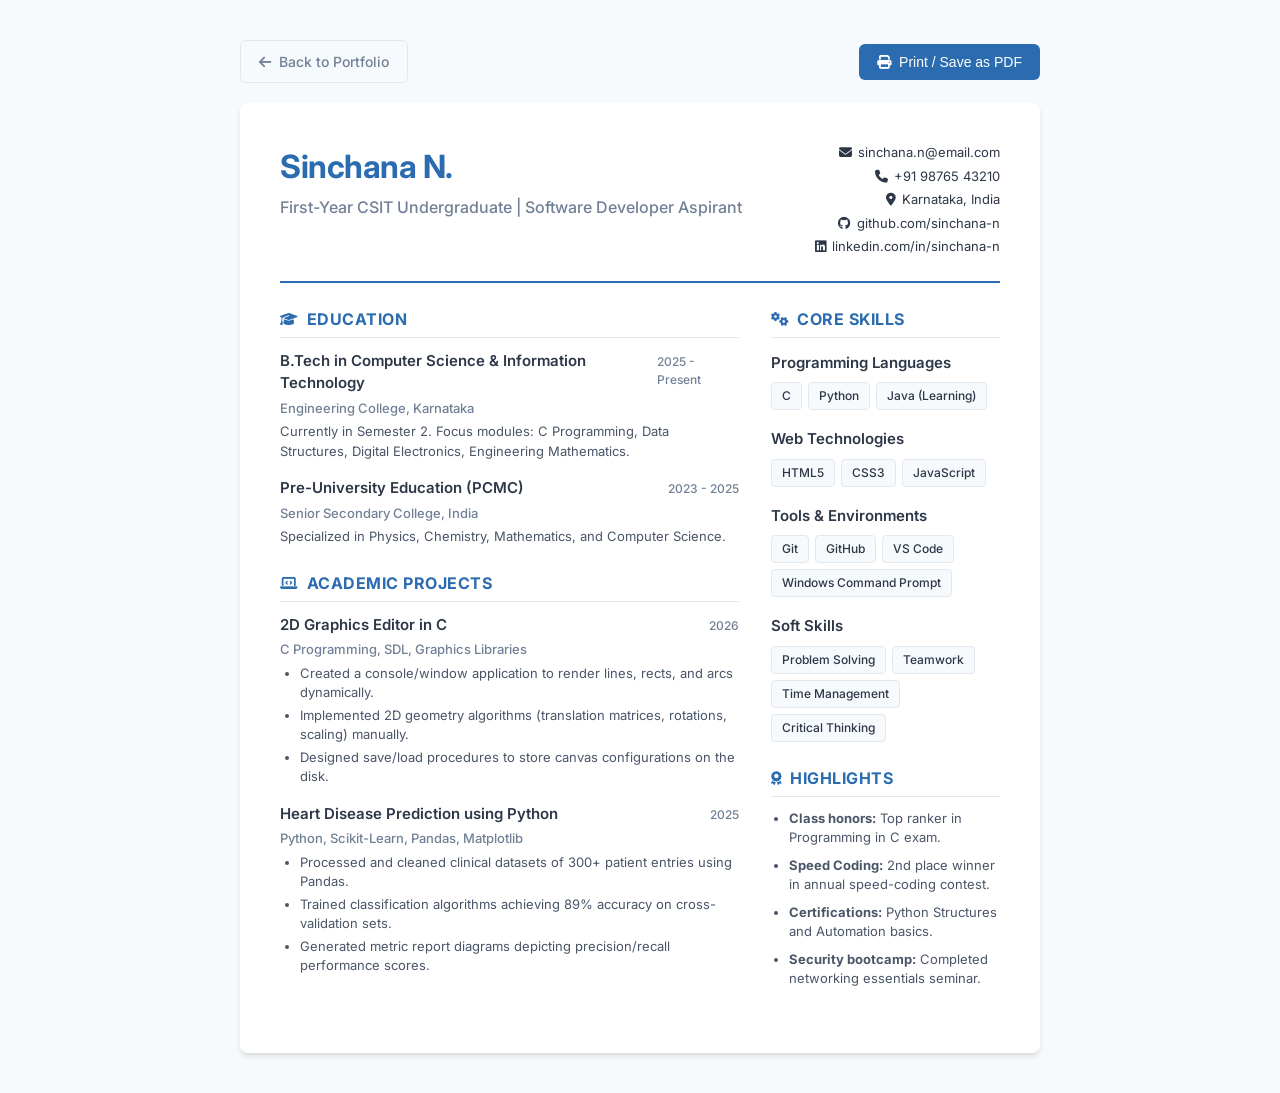
<file: resume.html>
<!DOCTYPE html>
<html lang="en">
<head>
    <meta charset="UTF-8">
    <meta name="viewport" content="width=device-width, initial-scale=1.0">
    <title>Resume - Sinchana N | CSIT Student</title>
    
    <!-- Google Fonts -->
    <link href="https://fonts.googleapis.com/css2?family=Inter:wght@300;400;500;600;700&display=swap" rel="stylesheet">
    <!-- Font Awesome Icons -->
    <link rel="stylesheet" href="https://cdnjs.cloudflare.com/ajax/libs/font-awesome/6.4.0/css/all.min.css">
    
    <style>
        :root {
            --primary-color: #2b6cb0;
            --text-dark: #2d3748;
            --text-muted: #718096;
            --bg-color: #f7fafc;
            --border-color: #e2e8f0;
        }
        
        * {
            box-sizing: border-box;
            margin: 0;
            padding: 0;
        }
        
        body {
            font-family: 'Inter', sans-serif;
            background-color: var(--bg-color);
            color: var(--text-dark);
            line-height: 1.5;
            padding: 40px 20px;
        }
        
        .resume-page {
            max-width: 800px;
            margin: 0 auto;
            background-color: #ffffff;
            box-shadow: 0 4px 6px -1px rgba(0,0,0,0.1), 0 2px 4px -1px rgba(0,0,0,0.06);
            padding: 40px;
            border-radius: 8px;
            position: relative;
        }
        
        /* Print/Action buttons top right */
        .print-btn-bar {
            max-width: 800px;
            margin: 0 auto 20px auto;
            display: flex;
            justify-content: space-between;
            align-items: center;
        }
        
        .btn-action {
            display: inline-flex;
            align-items: center;
            gap: 8px;
            background-color: var(--primary-color);
            color: #ffffff;
            border: none;
            padding: 10px 18px;
            font-size: 14px;
            font-weight: 500;
            border-radius: 6px;
            cursor: pointer;
            text-decoration: none;
            transition: background 0.2s;
        }
        
        .btn-action:hover {
            background-color: #1a365d;
        }
        
        .btn-back {
            background-color: transparent;
            color: var(--text-muted);
            border: 1px solid var(--border-color);
        }
        
        .btn-back:hover {
            background-color: var(--border-color);
            color: var(--text-dark);
        }
        
        /* Resume layout structures */
        .resume-header {
            display: flex;
            justify-content: space-between;
            align-items: flex-start;
            border-bottom: 2px solid var(--primary-color);
            padding-bottom: 20px;
            margin-bottom: 24px;
        }
        
        .header-title h1 {
            font-size: 32px;
            font-weight: 700;
            color: var(--primary-color);
            letter-spacing: -0.5px;
        }
        
        .header-title p {
            font-size: 16px;
            color: var(--text-muted);
            margin-top: 4px;
            font-weight: 500;
        }
        
        .header-contact {
            text-align: right;
            font-size: 13px;
            color: var(--text-dark);
        }
        
        .header-contact p {
            margin-bottom: 4px;
            display: flex;
            align-items: center;
            justify-content: flex-end;
            gap: 6px;
        }
        
        .header-contact a {
            color: var(--text-dark);
            text-decoration: none;
        }
        
        .header-contact a:hover {
            text-decoration: underline;
        }
        
        .resume-grid {
            display: grid;
            grid-template-columns: 2fr 1fr;
            gap: 32px;
        }
        
        .section-title {
            font-size: 16px;
            font-weight: 700;
            color: var(--primary-color);
            text-transform: uppercase;
            letter-spacing: 0.5px;
            margin-bottom: 12px;
            display: flex;
            align-items: center;
            gap: 8px;
            border-bottom: 1px solid var(--border-color);
            padding-bottom: 6px;
        }
        
        .section-title i {
            font-size: 14px;
        }
        
        .resume-section {
            margin-bottom: 24px;
        }
        
        .entry {
            margin-bottom: 16px;
        }
        
        .entry-header {
            display: flex;
            justify-content: space-between;
            align-items: baseline;
            margin-bottom: 4px;
        }
        
        .entry-title {
            font-size: 15px;
            font-weight: 600;
            color: var(--text-dark);
        }
        
        .entry-sub {
            font-size: 13px;
            font-weight: 500;
            color: var(--text-muted);
        }
        
        .entry-date {
            font-size: 12px;
            color: var(--text-muted);
            font-weight: 500;
        }
        
        .entry-desc {
            font-size: 13px;
            color: #4a5568;
            margin-top: 4px;
        }
        
        .entry-desc ul {
            margin-left: 20px;
            margin-top: 4px;
        }
        
        .entry-desc li {
            margin-bottom: 3px;
        }
        
        .skills-list {
            display: flex;
            flex-wrap: wrap;
            gap: 6px;
            margin-top: 8px;
        }
        
        .skill-tag {
            background-color: var(--bg-color);
            border: 1px solid var(--border-color);
            padding: 4px 10px;
            font-size: 12px;
            border-radius: 4px;
            font-weight: 500;
        }
        
        .achievements-list {
            margin-left: 18px;
            font-size: 13px;
            color: #4a5568;
        }
        
        .achievements-list li {
            margin-bottom: 8px;
        }
        
        /* Print queries */
        @media print {
            body {
                background-color: #ffffff;
                padding: 0;
                color: #000000;
            }
            
            .resume-page {
                box-shadow: none;
                padding: 0;
                border-radius: 0;
                max-width: 100%;
            }
            
            .print-btn-bar {
                display: none;
            }
            
            .skill-tag {
                background-color: #ffffff !important;
                border: 1px solid #cbd5e0 !important;
            }
        }
        
        @media (max-width: 640px) {
            .resume-header {
                flex-direction: column;
                gap: 16px;
            }
            
            .header-contact {
                text-align: left;
            }
            
            .header-contact p {
                justify-content: flex-start;
            }
            
            .resume-grid {
                grid-template-columns: 1fr;
                gap: 20px;
            }
        }
    </style>
</head>
<body>
    <div class="print-btn-bar">
        <a href="index.html" class="btn-action btn-back">
            <i class="fa-solid fa-arrow-left"></i> Back to Portfolio
        </a>
        <button class="btn-action" onclick="window.print()">
            <i class="fa-solid fa-print"></i> Print / Save as PDF
        </button>
    </div>

    <div class="resume-page">
        <!-- Header -->
        <header class="resume-header">
            <div class="header-title">
                <h1>Sinchana N.</h1>
                <p>First-Year CSIT Undergraduate | Software Developer Aspirant</p>
            </div>
            <div class="header-contact">
                <p><i class="fa-solid fa-envelope"></i> <a href="mailto:sinchana.n@email.com">sinchana.n@email.com</a></p>
                <p><i class="fa-solid fa-phone"></i> +91 98765 43210</p>
                <p><i class="fa-solid fa-location-dot"></i> Karnataka, India</p>
                <p><i class="fa-brands fa-github"></i> <a href="https://github.com/sinchana-n" target="_blank">github.com/sinchana-n</a></p>
                <p><i class="fa-brands fa-linkedin"></i> <a href="https://linkedin.com/in/sinchana-n" target="_blank">linkedin.com/in/sinchana-n</a></p>
            </div>
        </header>

        <div class="resume-grid">
            <!-- Left Column -->
            <div class="resume-left-col">
                <!-- Education Section -->
                <section class="resume-section">
                    <h2 class="section-title"><i class="fa-solid fa-graduation-cap"></i> Education</h2>
                    
                    <div class="entry">
                        <div class="entry-header">
                            <span class="entry-title">B.Tech in Computer Science & Information Technology</span>
                            <span class="entry-date">2025 - Present</span>
                        </div>
                        <div class="entry-sub">Engineering College, Karnataka</div>
                        <div class="entry-desc">
                            Currently in Semester 2. Focus modules: C Programming, Data Structures, Digital Electronics, Engineering Mathematics.
                        </div>
                    </div>
                    
                    <div class="entry">
                        <div class="entry-header">
                            <span class="entry-title">Pre-University Education (PCMC)</span>
                            <span class="entry-date">2023 - 2025</span>
                        </div>
                        <div class="entry-sub">Senior Secondary College, India</div>
                        <div class="entry-desc">
                            Specialized in Physics, Chemistry, Mathematics, and Computer Science.
                        </div>
                    </div>
                </section>

                <!-- Academic Projects Section -->
                <section class="resume-section">
                    <h2 class="section-title"><i class="fa-solid fa-laptop-code"></i> Academic Projects</h2>
                    
                    <div class="entry">
                        <div class="entry-header">
                            <span class="entry-title">2D Graphics Editor in C</span>
                            <span class="entry-date">2026</span>
                        </div>
                        <div class="entry-sub">C Programming, SDL, Graphics Libraries</div>
                        <div class="entry-desc">
                            <ul>
                                <li>Created a console/window application to render lines, rects, and arcs dynamically.</li>
                                <li>Implemented 2D geometry algorithms (translation matrices, rotations, scaling) manually.</li>
                                <li>Designed save/load procedures to store canvas configurations on the disk.</li>
                            </ul>
                        </div>
                    </div>

                    <div class="entry">
                        <div class="entry-header">
                            <span class="entry-title">Heart Disease Prediction using Python</span>
                            <span class="entry-date">2025</span>
                        </div>
                        <div class="entry-sub">Python, Scikit-Learn, Pandas, Matplotlib</div>
                        <div class="entry-desc">
                            <ul>
                                <li>Processed and cleaned clinical datasets of 300+ patient entries using Pandas.</li>
                                <li>Trained classification algorithms achieving 89% accuracy on cross-validation sets.</li>
                                <li>Generated metric report diagrams depicting precision/recall performance scores.</li>
                            </ul>
                        </div>
                    </div>
                </section>
            </div>

            <!-- Right Column -->
            <div class="resume-right-col">
                <!-- Skills Section -->
                <section class="resume-section">
                    <h2 class="section-title"><i class="fa-solid fa-gears"></i> Core Skills</h2>
                    
                    <div class="entry">
                        <span class="entry-title">Programming Languages</span>
                        <div class="skills-list">
                            <span class="skill-tag">C</span>
                            <span class="skill-tag">Python</span>
                            <span class="skill-tag">Java (Learning)</span>
                        </div>
                    </div>

                    <div class="entry" style="margin-top: 12px;">
                        <span class="entry-title">Web Technologies</span>
                        <div class="skills-list">
                            <span class="skill-tag">HTML5</span>
                            <span class="skill-tag">CSS3</span>
                            <span class="skill-tag">JavaScript</span>
                        </div>
                    </div>

                    <div class="entry" style="margin-top: 12px;">
                        <span class="entry-title">Tools & Environments</span>
                        <div class="skills-list">
                            <span class="skill-tag">Git</span>
                            <span class="skill-tag">GitHub</span>
                            <span class="skill-tag">VS Code</span>
                            <span class="skill-tag">Windows Command Prompt</span>
                        </div>
                    </div>

                    <div class="entry" style="margin-top: 12px;">
                        <span class="entry-title">Soft Skills</span>
                        <div class="skills-list">
                            <span class="skill-tag">Problem Solving</span>
                            <span class="skill-tag">Teamwork</span>
                            <span class="skill-tag">Time Management</span>
                            <span class="skill-tag">Critical Thinking</span>
                        </div>
                    </div>
                </section>

                <!-- Achievements Section -->
                <section class="resume-section">
                    <h2 class="section-title"><i class="fa-solid fa-award"></i> Highlights</h2>
                    <ul class="achievements-list">
                        <li><strong>Class honors:</strong> Top ranker in Programming in C exam.</li>
                        <li><strong>Speed Coding:</strong> 2nd place winner in annual speed-coding contest.</li>
                        <li><strong>Certifications:</strong> Python Structures and Automation basics.</li>
                        <li><strong>Security bootcamp:</strong> Completed networking essentials seminar.</li>
                    </ul>
                </section>
            </div>
        </div>
    </div>
</body>
</html>
</file>
<file: styles.css>
/* ==========================================================================
   DESIGN TOKENS & VARIABLES
   ========================================================================== */
:root {
    /* Fonts */
    --font-header: 'Outfit', sans-serif;
    --font-body: 'Plus Jakarta Sans', sans-serif;
    
    /* Transitions */
    --transition-fast: 0.2s cubic-bezier(0.4, 0, 0.2, 1);
    --transition-normal: 0.3s cubic-bezier(0.4, 0, 0.2, 1);
    --transition-slow: 0.5s cubic-bezier(0.4, 0, 0.2, 1);
    
    /* Layout Constants */
    --header-height: 80px;
    --border-radius-sm: 8px;
    --border-radius-md: 16px;
    --border-radius-lg: 24px;
    --border-radius-full: 9999px;
    --shadow-sm: 0 2px 8px -1px rgba(0, 0, 0, 0.05);
    --shadow-md: 0 10px 20px -5px rgba(0, 0, 0, 0.1);
    --shadow-lg: 0 20px 40px -10px rgba(0, 0, 0, 0.15);
}

/* Dark Theme Variables */
.dark-theme {
    --bg-primary: #0a0f1d;
    --bg-secondary: #070a14;
    --bg-tertiary: #11182c;
    --card-bg: rgba(17, 24, 44, 0.65);
    --card-bg-hover: rgba(23, 33, 61, 0.8);
    --text-primary: #f8fafc;
    --text-secondary: #94a3b8;
    --text-muted: #64748b;
    --primary: #818cf8; /* Light violet */
    --secondary: #c084fc; /* Light purple */
    --accent: #38bdf8; /* Light blue */
    --primary-gradient: linear-gradient(135deg, #6366f1 0%, #a855f7 100%);
    --accent-gradient: linear-gradient(135deg, #38bdf8 0%, #818cf8 100%);
    --border-color: rgba(255, 255, 255, 0.06);
    --border-color-hover: rgba(255, 255, 255, 0.12);
    --glass-bg: rgba(10, 15, 29, 0.7);
    --glass-border: rgba(255, 255, 255, 0.04);
    --glow-opacity: 0.15;
    --shadow-color: rgba(0, 0, 0, 0.3);
}

/* Light Theme Variables */
.light-theme {
    --bg-primary: #f8fafc;
    --bg-secondary: #ffffff;
    --bg-tertiary: #f1f5f9;
    --card-bg: rgba(255, 255, 255, 0.8);
    --card-bg-hover: #ffffff;
    --text-primary: #0f172a;
    --text-secondary: #475569;
    --text-muted: #94a3b8;
    --primary: #4f46e5; /* Indigo */
    --secondary: #7c3aed; /* Violet */
    --accent: #0284c7; /* Sky */
    --primary-gradient: linear-gradient(135deg, #4f46e5 0%, #7c3aed 100%);
    --accent-gradient: linear-gradient(135deg, #0284c7 0%, #4f46e5 100%);
    --border-color: rgba(0, 0, 0, 0.06);
    --border-color-hover: rgba(0, 0, 0, 0.12);
    --glass-bg: rgba(248, 250, 252, 0.8);
    --glass-border: rgba(0, 0, 0, 0.05);
    --glow-opacity: 0.05;
    --shadow-color: rgba(15, 23, 42, 0.08);
}

/* ==========================================================================
   GLOBAL RESET & STYLES
   ========================================================================== */
* {
    margin: 0;
    padding: 0;
    box-sizing: border-box;
    scroll-behavior: smooth;
    outline: none;
}

body {
    font-family: var(--font-body);
    background-color: var(--bg-primary);
    color: var(--text-primary);
    overflow-x: hidden;
    line-height: 1.6;
    transition: background-color var(--transition-normal), color var(--transition-normal);
}

img {
    max-width: 100%;
    height: auto;
    display: block;
}

a {
    color: inherit;
    text-decoration: none;
    transition: color var(--transition-fast);
}

ul {
    list-style: none;
}

button, input, textarea {
    font-family: inherit;
    font-size: inherit;
    color: inherit;
    background: none;
    border: none;
}

.container {
    width: 100%;
    max-width: 1200px;
    margin: 0 auto;
    padding: 0 24px;
}

.section-padding {
    padding: 100px 0;
}

/* ==========================================================================
   TYPOGRAPHY & UTILITIES
   ========================================================================== */
h1, h2, h3, h4, h5, h6 {
    font-family: var(--font-header);
    font-weight: 700;
    line-height: 1.25;
}

.gradient-text {
    background: var(--primary-gradient);
    -webkit-background-clip: text;
    -webkit-text-fill-color: transparent;
    background-clip: text;
    display: inline-block;
}

.badge {
    display: inline-flex;
    align-items: center;
    padding: 6px 14px;
    font-size: 13px;
    font-weight: 600;
    color: var(--primary);
    background: rgba(99, 102, 241, 0.1);
    border: 1px solid rgba(99, 102, 241, 0.15);
    border-radius: var(--border-radius-full);
    margin-bottom: 20px;
}

.subtitle {
    display: block;
    font-size: 14px;
    font-weight: 700;
    text-transform: uppercase;
    letter-spacing: 2px;
    color: var(--accent);
    margin-bottom: 8px;
}

.section-title {
    font-size: 38px;
    font-weight: 800;
    letter-spacing: -1px;
    margin-bottom: 15px;
}

.section-header {
    text-align: center;
    max-width: 600px;
    margin: 0 auto 60px auto;
    display: flex;
    flex-direction: column;
    align-items: center;
}

.header-bar {
    width: 60px;
    height: 4px;
    background: var(--primary-gradient);
    border-radius: var(--border-radius-full);
    margin-top: 10px;
}

/* Page Loader */
.loader-container {
    position: fixed;
    top: 0;
    left: 0;
    width: 100%;
    height: 100%;
    background-color: var(--bg-secondary);
    display: flex;
    justify-content: center;
    align-items: center;
    z-index: 9999;
    transition: opacity var(--transition-slow), visibility var(--transition-slow);
}

.loader-container.fade-out {
    opacity: 0;
    visibility: hidden;
}

.loader-spinner {
    width: 50px;
    height: 50px;
    border: 3px solid var(--border-color);
    border-top-color: var(--primary);
    border-radius: 50%;
    animation: spin 1s infinite linear;
}

@keyframes spin {
    0% { transform: rotate(0deg); }
    100% { transform: rotate(360deg); }
}

/* ==========================================================================
   BUTTONS
   ========================================================================== */
.btn {
    display: inline-flex;
    align-items: center;
    justify-content: center;
    gap: 8px;
    padding: 12px 28px;
    font-size: 15px;
    font-weight: 600;
    border-radius: var(--border-radius-md);
    cursor: pointer;
    transition: transform var(--transition-fast), box-shadow var(--transition-fast), background var(--transition-fast);
}

.btn:hover {
    transform: translateY(-2px);
}

.btn:active {
    transform: translateY(0);
}

.btn-primary {
    background: var(--primary-gradient);
    color: #ffffff;
    box-shadow: 0 4px 15px rgba(99, 102, 241, 0.3);
}

.btn-primary:hover {
    box-shadow: 0 6px 20px rgba(99, 102, 241, 0.4);
}

.btn-outline {
    border: 1px solid var(--border-color);
    color: var(--text-primary);
    background-color: transparent;
}

.btn-outline:hover {
    background-color: var(--bg-tertiary);
    border-color: var(--text-secondary);
}

.w-100 {
    width: 100%;
}

/* ==========================================================================
   HEADER & NAVBAR
   ========================================================================== */
.header {
    position: fixed;
    top: 0;
    left: 0;
    width: 100%;
    height: var(--header-height);
    background-color: transparent;
    z-index: 1000;
    transition: background-color var(--transition-normal), box-shadow var(--transition-normal), height var(--transition-normal);
    display: flex;
    align-items: center;
}

.header.scrolled {
    background-color: var(--glass-bg);
    backdrop-filter: blur(15px);
    -webkit-backdrop-filter: blur(15px);
    box-shadow: 0 10px 30px var(--shadow-color);
    height: 70px;
    border-bottom: 1px solid var(--glass-border);
}

.navbar {
    display: flex;
    justify-content: space-between;
    align-items: center;
    width: 100%;
    max-width: 1200px;
    margin: 0 auto;
    padding: 0 24px;
}

.logo {
    font-size: 26px;
    font-weight: 800;
    letter-spacing: -1px;
}

.logo .dot {
    color: var(--secondary);
}

.nav-menu {
    display: flex;
    gap: 30px;
}

.nav-link {
    font-size: 15px;
    font-weight: 500;
    color: var(--text-secondary);
    position: relative;
    padding: 8px 0;
}

.nav-link:hover, .nav-link.active {
    color: var(--text-primary);
}

.nav-link::after {
    content: '';
    position: absolute;
    bottom: 0;
    left: 0;
    width: 0;
    height: 2px;
    background: var(--primary-gradient);
    transition: width var(--transition-normal);
}

.nav-link:hover::after, .nav-link.active::after {
    width: 100%;
}

.nav-actions {
    display: flex;
    align-items: center;
    gap: 15px;
}

/* Theme Toggle Button */
.theme-toggle-btn {
    width: 44px;
    height: 44px;
    background-color: var(--card-bg);
    border: 1px solid var(--border-color);
    border-radius: 50%;
    cursor: pointer;
    display: flex;
    justify-content: center;
    align-items: center;
    transition: transform var(--transition-fast), background-color var(--transition-fast), border-color var(--transition-fast);
}

.theme-toggle-btn:hover {
    background-color: var(--card-bg-hover);
    border-color: var(--text-secondary);
    transform: scale(1.05);
}

.theme-toggle-btn i {
    font-size: 18px;
    transition: transform 0.5s ease;
}

.dark-theme .moon-icon {
    display: none;
}
.dark-theme .sun-icon {
    display: block;
    color: #f59e0b;
}

.light-theme .moon-icon {
    display: block;
    color: #475569;
}
.light-theme .sun-icon {
    display: none;
}

/* Mobile Toggle Hamburger */
.mobile-toggle-btn {
    display: none;
    flex-direction: column;
    justify-content: space-between;
    width: 30px;
    height: 20px;
    cursor: pointer;
    background: none;
    border: none;
    z-index: 1100;
}

.mobile-toggle-btn .bar {
    width: 100%;
    height: 2.5px;
    background-color: var(--text-primary);
    border-radius: var(--border-radius-full);
    transition: transform var(--transition-normal), opacity var(--transition-normal);
}

/* Mobile Toggle Toggle expansion status style */
.mobile-toggle-btn[aria-expanded="true"] .bar:nth-child(1) {
    transform: translateY(9px) rotate(45deg);
}

.mobile-toggle-btn[aria-expanded="true"] .bar:nth-child(2) {
    opacity: 0;
}

.mobile-toggle-btn[aria-expanded="true"] .bar:nth-child(3) {
    transform: translateY(-9px) rotate(-45deg);
}

/* ==========================================================================
   HERO SECTION
   ========================================================================== */
.hero-section {
    min-height: 100vh;
    display: flex;
    align-items: center;
    position: relative;
    padding-top: calc(var(--header-height) + 40px);
}

.hero-container {
    display: grid;
    grid-template-columns: 1.2fr 0.8fr;
    gap: 60px;
    align-items: center;
}

.hero-content {
    display: flex;
    flex-direction: column;
    align-items: flex-start;
}

.hero-title {
    font-size: 56px;
    font-weight: 800;
    letter-spacing: -2px;
    margin-bottom: 10px;
}

.hero-subtitle {
    font-size: 26px;
    font-weight: 600;
    color: var(--text-secondary);
    margin-bottom: 25px;
    display: flex;
    align-items: center;
    height: 40px;
}

.hero-subtitle .cursor {
    display: inline-block;
    width: 3px;
    height: 26px;
    background-color: var(--primary);
    animation: blink 0.75s step-end infinite;
}

@keyframes blink {
    from, to { background-color: transparent }
    50% { background-color: var(--primary); }
}

.hero-description {
    font-size: 17px;
    color: var(--text-secondary);
    max-width: 550px;
    margin-bottom: 40px;
}

.hero-ctas {
    display: flex;
    gap: 15px;
}

/* Hero image avatar container with glows */
.hero-image-wrapper {
    position: relative;
    width: 100%;
    display: flex;
    justify-content: center;
    align-items: center;
}

.image-bg-glow {
    position: absolute;
    width: 130%;
    height: 130%;
    background: radial-gradient(circle, rgba(99, 102, 241, var(--glow-opacity)) 0%, rgba(168, 85, 247, 0) 65%);
    z-index: 1;
}

.image-border-animate {
    position: relative;
    width: 340px;
    height: 340px;
    border-radius: 38% 62% 63% 37% / 41% 44% 56% 59%;
    background: var(--primary-gradient);
    padding: 4px;
    z-index: 2;
    animation: borderMorph 10s ease-in-out infinite alternate, spinSlow 40s linear infinite;
    box-shadow: var(--shadow-lg);
}

.image-inner {
    width: 100%;
    height: 100%;
    border-radius: inherit;
    overflow: hidden;
    background-color: var(--bg-secondary);
    animation: spinSlow 40s linear infinite reverse; /* counter-act border spinning */
}

.profile-img {
    width: 100%;
    height: 100%;
    object-fit: cover;
    transform: scale(1.05);
}

@keyframes borderMorph {
    0% { border-radius: 38% 62% 63% 37% / 41% 44% 56% 59%; }
    50% { border-radius: 54% 46% 38% 62% / 49% 56% 44% 51%; }
    100% { border-radius: 42% 58% 54% 46% / 60% 39% 61% 40%; }
}

@keyframes spinSlow {
    0% { transform: rotate(0deg); }
    100% { transform: rotate(360deg); }
}

/* Scroll Mouse Indicator */
.scroll-down {
    position: absolute;
    bottom: 30px;
    left: 50%;
    transform: translateX(-50%);
    display: flex;
    flex-direction: column;
    align-items: center;
    gap: 8px;
    cursor: pointer;
    z-index: 5;
    opacity: 0.7;
    transition: opacity var(--transition-fast);
}

.scroll-down:hover {
    opacity: 1;
}

.scroll-down .mouse {
    width: 26px;
    height: 42px;
    border: 2px solid var(--text-secondary);
    border-radius: 13px;
    position: relative;
}

.scroll-down .wheel {
    width: 4px;
    height: 8px;
    background-color: var(--primary);
    border-radius: 2px;
    position: absolute;
    top: 6px;
    left: 50%;
    transform: translateX(-50%);
    animation: scrollWheel 1.5s infinite;
}

.scroll-down .arrow-down {
    width: 10px;
    height: 10px;
    border-right: 2px solid var(--text-secondary);
    border-bottom: 2px solid var(--text-secondary);
    transform: rotate(45deg);
    animation: arrowPulse 1.5s infinite;
}

@keyframes scrollWheel {
    0% { opacity: 1; transform: translate(-50%, 0); }
    100% { opacity: 0; transform: translate(-50%, 15px); }
}

@keyframes arrowPulse {
    0% { opacity: 0.3; transform: rotate(45deg) translate(-2px, -2px); }
    50% { opacity: 1; }
    100% { opacity: 0.3; transform: rotate(45deg) translate(2px, 2px); }
}

/* ==========================================================================
   ABOUT ME SECTION
   ========================================================================== */
.about-grid {
    display: grid;
    grid-template-columns: 1.1fr 0.9fr;
    gap: 50px;
    align-items: center;
}

.about-info h3 {
    font-size: 26px;
    margin-bottom: 20px;
}

.about-text {
    font-size: 16px;
    color: var(--text-secondary);
    margin-bottom: 20px;
}

.about-text strong {
    color: var(--text-primary);
}

.interests-container {
    margin-top: 35px;
}

.interests-container h4 {
    font-size: 18px;
    margin-bottom: 15px;
}

.interests-grid {
    display: flex;
    flex-wrap: wrap;
    gap: 12px;
}

.interest-tag {
    display: inline-flex;
    align-items: center;
    gap: 8px;
    padding: 10px 18px;
    background-color: var(--card-bg);
    border: 1px solid var(--border-color);
    border-radius: var(--border-radius-sm);
    font-size: 14px;
    font-weight: 500;
    transition: transform var(--transition-fast), background-color var(--transition-fast), border-color var(--transition-fast);
}

.interest-tag:hover {
    background-color: var(--card-bg-hover);
    border-color: var(--primary);
    transform: translateY(-2px);
}

.interest-tag i {
    color: var(--accent);
}

.about-cards {
    display: grid;
    grid-template-columns: 1fr;
    gap: 20px;
}

.about-card {
    background-color: var(--card-bg);
    border: 1px solid var(--border-color);
    padding: 24px;
    border-radius: var(--border-radius-md);
    position: relative;
    overflow: hidden;
    transition: transform var(--transition-fast), border-color var(--transition-fast), box-shadow var(--transition-fast);
    box-shadow: var(--shadow-sm);
}

.about-card:hover {
    border-color: var(--secondary);
    transform: translateY(-5px);
    box-shadow: var(--shadow-md);
}

.about-card::before {
    content: '';
    position: absolute;
    top: 0;
    left: 0;
    width: 100%;
    height: 100%;
    background: radial-gradient(circle at 0% 0%, rgba(192, 132, 252, var(--glow-opacity)) 0%, rgba(0,0,0,0) 50%);
    pointer-events: none;
}

.about-card .card-icon {
    font-size: 28px;
    color: var(--primary);
    margin-bottom: 15px;
}

.about-card h4 {
    font-size: 18px;
    margin-bottom: 6px;
}

.about-card p {
    font-size: 15px;
    color: var(--text-secondary);
    margin-bottom: 6px;
}

.about-card .card-hint {
    font-size: 12px;
    color: var(--text-muted);
    font-weight: 500;
    text-transform: uppercase;
    letter-spacing: 0.5px;
}

/* ==========================================================================
   EDUCATION SECTION (Timeline & Subjects)
   ========================================================================== */
.timeline {
    position: relative;
    max-width: 800px;
    margin: 0 auto;
    padding: 40px 0;
}

.timeline::after {
    content: '';
    position: absolute;
    width: 2px;
    background: var(--border-color);
    top: 0;
    bottom: 0;
    left: 50%;
    transform: translateX(-50%);
}

.timeline-item {
    padding: 10px 40px;
    position: relative;
    width: 50%;
    box-sizing: border-box;
}

.timeline-item.left {
    left: 0;
}

.timeline-item.right {
    left: 50%;
}

.timeline-dot {
    position: absolute;
    width: 16px;
    height: 16px;
    border-radius: 50%;
    background: var(--primary-gradient);
    top: 25px;
    z-index: 1;
    border: 4px solid var(--bg-primary);
}

.timeline-item.left .timeline-dot {
    right: -8px;
}

.timeline-item.right .timeline-dot {
    left: -8px;
}

.timeline-content {
    padding: 24px;
    background-color: var(--card-bg);
    border: 1px solid var(--border-color);
    border-radius: var(--border-radius-md);
    transition: transform var(--transition-fast), border-color var(--transition-fast);
    box-shadow: var(--shadow-sm);
}

.timeline-content:hover {
    border-color: var(--primary);
    transform: translateY(-2px);
}

.timeline-date {
    font-size: 13px;
    font-weight: 700;
    color: var(--accent);
    margin-bottom: 8px;
    display: inline-block;
}

.timeline-content h3 {
    font-size: 19px;
    margin-bottom: 4px;
}

.timeline-content h4 {
    font-size: 15px;
    color: var(--text-secondary);
    font-weight: 500;
    margin-bottom: 12px;
}

.timeline-desc {
    font-size: 14px;
    color: var(--text-secondary);
    margin-bottom: 15px;
}

.semester-info {
    display: flex;
}

.badge-sem {
    font-size: 12px;
    font-weight: 600;
    color: var(--secondary);
    background: rgba(192, 132, 252, 0.1);
    border: 1px solid rgba(192, 132, 252, 0.15);
    padding: 4px 10px;
    border-radius: var(--border-radius-full);
}

/* Subjects Studied Grid */
.subjects-container {
    margin-top: 80px;
}

.subjects-container h3 {
    font-size: 26px;
    text-align: center;
    margin-bottom: 40px;
}

.subjects-grid {
    display: grid;
    grid-template-columns: repeat(auto-fit, minmax(220px, 1fr));
    gap: 20px;
}

.subject-card {
    background-color: var(--card-bg);
    border: 1px solid var(--border-color);
    padding: 24px;
    border-radius: var(--border-radius-md);
    transition: transform var(--transition-fast), border-color var(--transition-fast), box-shadow var(--transition-fast);
    display: flex;
    flex-direction: column;
    align-items: center;
    text-align: center;
}

.subject-card:hover {
    border-color: var(--accent);
    transform: translateY(-5px);
    box-shadow: var(--shadow-md);
}

.subj-icon {
    font-size: 32px;
    color: var(--accent);
    margin-bottom: 15px;
}

.subject-card h4 {
    font-size: 17px;
    margin-bottom: 10px;
}

.subject-card p {
    font-size: 14px;
    color: var(--text-secondary);
    line-height: 1.5;
}

/* ==========================================================================
   SKILLS SECTION (Progress bars & soft grids)
   ========================================================================== */
.skills-grid {
    display: grid;
    grid-template-columns: repeat(2, 1fr);
    gap: 50px;
    align-items: start;
}

.skills-box h3 {
    font-size: 24px;
    margin-bottom: 25px;
}

.skills-list {
    display: flex;
    flex-direction: column;
    gap: 20px;
}

.skill-item {
    display: flex;
    flex-direction: column;
    gap: 8px;
}

.skill-info {
    display: flex;
    justify-content: space-between;
    font-size: 15px;
    font-weight: 600;
}

.progress-bar-container {
    width: 100%;
    height: 8px;
    background-color: var(--bg-tertiary);
    border-radius: var(--border-radius-full);
    overflow: hidden;
    position: relative;
    border: 1px solid var(--border-color);
}

.progress-bar {
    height: 100%;
    background: var(--primary-gradient);
    border-radius: var(--border-radius-full);
    width: 0; /* Animated dynamically by script */
    transition: width var(--transition-slow) cubic-bezier(0.1, 0.8, 0.2, 1);
}

.soft-skills-desc {
    color: var(--text-secondary);
    margin-bottom: 25px;
    font-size: 15px;
}

.soft-skills-grid {
    display: grid;
    grid-template-columns: repeat(auto-fit, minmax(200px, 1fr));
    gap: 15px;
}

.soft-skill-card {
    background-color: var(--card-bg);
    border: 1px solid var(--border-color);
    padding: 16px;
    border-radius: var(--border-radius-sm);
    transition: transform var(--transition-fast), border-color var(--transition-fast);
}

.soft-skill-card:hover {
    border-color: var(--secondary);
    transform: translateY(-2px);
}

.soft-icon {
    font-size: 20px;
    color: var(--secondary);
    margin-bottom: 8px;
}

.soft-skill-card h4 {
    font-size: 15px;
    margin-bottom: 4px;
}

.soft-skill-card p {
    font-size: 12px;
    color: var(--text-secondary);
    line-height: 1.4;
}

/* ==========================================================================
   PROJECTS SECTION (Filterable portfolio list)
   ========================================================================== */
.filter-controls {
    display: flex;
    justify-content: center;
    gap: 12px;
    margin-bottom: 45px;
    flex-wrap: wrap;
}

.filter-btn {
    padding: 8px 20px;
    background-color: var(--card-bg);
    border: 1px solid var(--border-color);
    border-radius: var(--border-radius-full);
    cursor: pointer;
    font-size: 14px;
    font-weight: 600;
    transition: transform var(--transition-fast), background-color var(--transition-fast), border-color var(--transition-fast), color var(--transition-fast);
}

.filter-btn:hover {
    border-color: var(--primary);
    transform: translateY(-1px);
}

.filter-btn.active {
    background: var(--primary-gradient);
    color: #ffffff;
    border-color: transparent;
    box-shadow: 0 4px 15px rgba(99, 102, 241, 0.2);
}

.projects-grid {
    display: grid;
    grid-template-columns: repeat(auto-fit, minmax(320px, 1fr));
    gap: 30px;
}

.project-card {
    background-color: var(--card-bg);
    border: 1px solid var(--border-color);
    border-radius: var(--border-radius-md);
    overflow: hidden;
    display: flex;
    flex-direction: column;
    transition: transform var(--transition-normal), border-color var(--transition-normal), box-shadow var(--transition-normal), opacity var(--transition-normal);
    box-shadow: var(--shadow-sm);
    opacity: 1;
    transform: scale(1);
}

.project-card:hover {
    border-color: var(--primary);
    transform: translateY(-8px);
    box-shadow: var(--shadow-lg);
}

.project-image {
    position: relative;
    width: 100%;
    aspect-ratio: 16/10;
    overflow: hidden;
    background-color: var(--bg-tertiary);
}

.project-image img {
    width: 100%;
    height: 100%;
    object-fit: cover;
    transition: transform var(--transition-slow);
}

.project-card:hover .project-image img {
    transform: scale(1.06);
}

/* Card hover links overlay */
.project-overlay {
    position: absolute;
    top: 0;
    left: 0;
    width: 100%;
    height: 100%;
    background: rgba(10, 15, 29, 0.7);
    display: flex;
    justify-content: center;
    align-items: center;
    opacity: 0;
    transition: opacity var(--transition-normal);
    z-index: 2;
}

.project-card:hover .project-overlay {
    opacity: 1;
}

.project-link {
    width: 50px;
    height: 50px;
    border-radius: 50%;
    background-color: #ffffff;
    color: #0a0f1d;
    display: flex;
    justify-content: center;
    align-items: center;
    font-size: 20px;
    transition: transform var(--transition-fast), background-color var(--transition-fast);
}

.project-link:hover {
    transform: scale(1.1);
    background-color: var(--primary);
    color: #ffffff;
}

.project-info {
    padding: 24px;
    display: flex;
    flex-direction: column;
    flex-grow: 1;
}

.project-tag {
    font-size: 11px;
    font-weight: 700;
    color: var(--accent);
    text-transform: uppercase;
    letter-spacing: 1px;
    margin-bottom: 8px;
}

.project-info h3 {
    font-size: 20px;
    margin-bottom: 10px;
}

.project-desc {
    font-size: 14px;
    color: var(--text-secondary);
    margin-bottom: 20px;
    line-height: 1.5;
}

.project-features {
    display: flex;
    flex-direction: column;
    gap: 8px;
    margin-bottom: 20px;
    font-size: 13px;
    color: var(--text-secondary);
}

.project-features li {
    display: flex;
    align-items: center;
    gap: 8px;
}

.project-features i {
    color: #22c55e;
}

.project-tech {
    display: flex;
    flex-wrap: wrap;
    gap: 8px;
    margin-top: auto;
    margin-bottom: 20px;
}

.project-tech span {
    font-size: 11px;
    font-weight: 600;
    background-color: var(--bg-tertiary);
    border: 1px solid var(--border-color);
    padding: 4px 10px;
    border-radius: var(--border-radius-sm);
    color: var(--text-secondary);
}

.project-actions {
    border-top: 1px solid var(--border-color);
    padding-top: 15px;
}

.project-action-btn {
    display: inline-flex;
    align-items: center;
    gap: 6px;
    font-size: 14px;
    font-weight: 600;
    color: var(--primary);
    transition: color var(--transition-fast);
}

.project-action-btn:hover {
    color: var(--secondary);
}

/* Project element hidden state for filter transition */
.project-card.hidden {
    opacity: 0;
    transform: scale(0.9);
    pointer-events: none;
    position: absolute;
    width: 0;
    height: 0;
    padding: 0;
    border: none;
    margin: 0;
    overflow: hidden;
}

/* ==========================================================================
   ACHIEVEMENTS SECTION
   ========================================================================== */
.achievements-grid {
    display: grid;
    grid-template-columns: repeat(auto-fit, minmax(280px, 1fr));
    gap: 25px;
}

.achievement-card {
    background-color: var(--card-bg);
    border: 1px solid var(--border-color);
    padding: 30px;
    border-radius: var(--border-radius-md);
    transition: transform var(--transition-fast), border-color var(--transition-fast), box-shadow var(--transition-fast);
    box-shadow: var(--shadow-sm);
}

.achievement-card:hover {
    border-color: var(--secondary);
    transform: translateY(-5px);
    box-shadow: var(--shadow-md);
}

.ach-icon {
    font-size: 32px;
    color: var(--secondary);
    margin-bottom: 20px;
}

.ach-category {
    font-size: 11px;
    font-weight: 700;
    color: var(--accent);
    text-transform: uppercase;
    letter-spacing: 1px;
    margin-bottom: 8px;
    display: block;
}

.achievement-card h4 {
    font-size: 18px;
    margin-bottom: 10px;
}

.achievement-card p {
    font-size: 14px;
    color: var(--text-secondary);
    line-height: 1.5;
}

/* ==========================================================================
   RESUME SECTION (Preview & Frame layouts)
   ========================================================================== */
.resume-wrapper {
    display: flex;
    flex-direction: column;
    align-items: center;
}

.resume-actions-top {
    margin-bottom: 30px;
}

.resume-preview-container {
    width: 100%;
    max-width: 800px;
    border-radius: var(--border-radius-md);
    border: 1px solid var(--border-color);
    overflow: hidden;
    box-shadow: var(--shadow-lg);
    background-color: #ffffff;
}

/* Browser-like window header */
.resume-preview-header {
    height: 40px;
    background-color: #f1f5f9;
    border-bottom: 1px solid #cbd5e1;
    display: flex;
    align-items: center;
    padding: 0 15px;
    position: relative;
}

.resume-circles {
    display: flex;
    gap: 6px;
}

.resume-circles .circle {
    width: 12px;
    height: 12px;
    border-radius: 50%;
    display: inline-block;
}

.resume-circles .circle.red { background-color: #ef4444; }
.resume-circles .circle.yellow { background-color: #f59e0b; }
.resume-circles .circle.green { background-color: #10b981; }

.resume-title-bar {
    font-size: 12px;
    font-weight: 600;
    color: #64748b;
    position: absolute;
    left: 50%;
    transform: translateX(-50%);
}

/* Mock Paper sheet layout */
.resume-sheet {
    padding: 40px;
    color: #1e293b;
    text-align: left;
    background-color: #ffffff;
    font-size: 13px;
    line-height: 1.5;
}

.resume-sheet-header {
    display: flex;
    justify-content: space-between;
    align-items: flex-start;
    flex-wrap: wrap;
    gap: 15px;
}

.resume-sheet-header h2 {
    font-size: 26px;
    color: #1e3a8a;
    font-weight: 700;
}

.role-subtitle {
    color: #475569;
    font-size: 14px;
    font-weight: 500;
    margin-top: 2px;
}

.resume-sheet-contact {
    text-align: right;
    font-size: 12px;
    color: #475569;
}

.resume-sheet-contact p {
    margin-bottom: 4px;
    display: flex;
    align-items: center;
    justify-content: flex-end;
    gap: 6px;
}

.resume-divider {
    border: none;
    height: 2px;
    background-color: #1e3a8a;
    margin: 20px 0;
}

.resume-sheet-grid {
    display: grid;
    grid-template-columns: 1.1fr 0.9fr;
    gap: 30px;
}

.resume-sheet-section {
    margin-bottom: 20px;
}

.resume-sheet-section h3 {
    font-size: 13px;
    color: #1e3a8a;
    border-bottom: 1px solid #cbd5e1;
    padding-bottom: 5px;
    margin-bottom: 12px;
    letter-spacing: 0.5px;
    display: flex;
    align-items: center;
    gap: 6px;
}

.resume-entry {
    margin-bottom: 12px;
}

.resume-entry h4 {
    font-size: 13px;
    font-weight: 600;
    color: #1e293b;
}

.entry-sub {
    font-size: 11px;
    color: #64748b;
    font-weight: 500;
    margin-bottom: 2px;
}

.entry-desc {
    color: #475569;
    font-size: 12px;
}

.resume-sheet-section ul {
    list-style: disc;
    margin-left: 15px;
    color: #475569;
}

.resume-sheet-section li {
    margin-bottom: 4px;
}

/* ==========================================================================
   CONTACT SECTION
   ========================================================================== */
.contact-grid {
    display: grid;
    grid-template-columns: 0.9fr 1.1fr;
    gap: 60px;
    align-items: start;
}

.contact-info h3, .contact-form-container h3 {
    font-size: 24px;
    margin-bottom: 20px;
}

.contact-desc {
    font-size: 15px;
    color: var(--text-secondary);
    margin-bottom: 35px;
}

.contact-details {
    display: flex;
    flex-direction: column;
    gap: 24px;
    margin-bottom: 40px;
}

.detail-item {
    display: flex;
    gap: 15px;
    align-items: flex-start;
}

.detail-icon {
    width: 46px;
    height: 46px;
    border-radius: 12px;
    background-color: var(--card-bg);
    border: 1px solid var(--border-color);
    display: flex;
    justify-content: center;
    align-items: center;
    font-size: 18px;
    color: var(--primary);
    flex-shrink: 0;
}

.detail-text h4 {
    font-size: 15px;
    margin-bottom: 4px;
}

.detail-text span, .detail-text a {
    font-size: 14px;
    color: var(--text-secondary);
}

.detail-text a:hover {
    color: var(--primary);
}

.social-links {
    display: flex;
    gap: 12px;
}

.social-icon {
    width: 44px;
    height: 44px;
    background-color: var(--card-bg);
    border: 1px solid var(--border-color);
    border-radius: 50%;
    display: flex;
    justify-content: center;
    align-items: center;
    font-size: 16px;
    transition: transform var(--transition-fast), background-color var(--transition-fast), border-color var(--transition-fast), color var(--transition-fast);
}

.social-icon:hover {
    transform: translateY(-3px);
    background-color: var(--primary);
    border-color: transparent;
    color: #ffffff;
    box-shadow: 0 5px 15px rgba(99, 102, 241, 0.3);
}

/* Contact Form input controls styling */
.contact-form {
    background-color: var(--card-bg);
    border: 1px solid var(--border-color);
    padding: 40px;
    border-radius: var(--border-radius-md);
    box-shadow: var(--shadow-sm);
    display: flex;
    flex-direction: column;
    gap: 20px;
}

.form-group {
    display: flex;
    flex-direction: column;
    gap: 8px;
    text-align: left;
}

.form-group label {
    font-size: 14px;
    font-weight: 600;
}

.form-group label .required {
    color: #ef4444;
}

.form-group input, .form-group textarea {
    padding: 14px;
    background-color: var(--bg-tertiary);
    border: 1px solid var(--border-color);
    border-radius: var(--border-radius-sm);
    font-size: 14px;
    transition: border-color var(--transition-fast), background-color var(--transition-fast);
    width: 100%;
}

.form-group input:focus, .form-group textarea:focus {
    border-color: var(--primary);
    background-color: var(--bg-secondary);
}

/* Form Validation error messages classes */
.form-group.invalid input, .form-group.invalid textarea {
    border-color: #ef4444;
}

.error-msg {
    font-size: 12px;
    color: #ef4444;
    display: none;
    font-weight: 500;
}

.form-group.invalid .error-msg {
    display: block;
}

.form-status {
    font-size: 14px;
    font-weight: 600;
    text-align: center;
    padding: 10px;
    border-radius: var(--border-radius-sm);
    display: none;
}

.form-status.success {
    display: block;
    background-color: rgba(34, 197, 94, 0.1);
    color: #22c55e;
    border: 1px solid rgba(34, 197, 94, 0.2);
}

.form-status.error {
    display: block;
    background-color: rgba(239, 68, 68, 0.1);
    color: #ef4444;
    border: 1px solid rgba(239, 68, 68, 0.2);
}

/* ==========================================================================
   FOOTER SECTION
   ========================================================================== */
.footer {
    background-color: var(--bg-secondary);
    border-top: 1px solid var(--border-color);
    padding: 80px 0 30px 0;
}

.footer-container {
    display: grid;
    grid-template-columns: 1.5fr 1fr 1fr;
    gap: 50px;
    margin-bottom: 50px;
}

.footer-brand {
    display: flex;
    flex-direction: column;
    align-items: flex-start;
    gap: 15px;
}

.footer-brand p {
    color: var(--text-secondary);
    font-size: 14px;
    max-width: 320px;
}

.footer-links h4, .footer-contact-info h4 {
    font-size: 16px;
    margin-bottom: 20px;
}

.footer-links ul {
    display: grid;
    grid-template-columns: repeat(2, 1fr);
    gap: 10px;
}

.footer-links a {
    font-size: 14px;
    color: var(--text-secondary);
}

.footer-links a:hover {
    color: var(--primary);
}

.footer-contact-info p {
    font-size: 14px;
    color: var(--text-secondary);
    margin-bottom: 10px;
    display: flex;
    align-items: center;
    gap: 8px;
}

.footer-bottom {
    border-top: 1px solid var(--border-color);
    padding-top: 30px;
    text-align: center;
}

.footer-bottom p {
    font-size: 13px;
    color: var(--text-muted);
}

/* ==========================================================================
   BACK TO TOP BUTTON
   ========================================================================== */
.back-to-top {
    position: fixed;
    bottom: -50px;
    right: 30px;
    width: 46px;
    height: 46px;
    background: var(--primary-gradient);
    color: #ffffff;
    border-radius: 50%;
    display: flex;
    justify-content: center;
    align-items: center;
    cursor: pointer;
    z-index: 99;
    box-shadow: 0 4px 15px rgba(99, 102, 241, 0.3);
    transition: bottom var(--transition-normal) cubic-bezier(0.1, 0.8, 0.2, 1), transform var(--transition-fast);
}

.back-to-top:hover {
    transform: translateY(-3px);
}

.back-to-top.active {
    bottom: 30px;
}

/* ==========================================================================
   SCROLL REVEAL ANIMATIONS
   ========================================================================== */
.scroll-reveal {
    opacity: 0;
    transform: translateY(30px);
    transition: opacity 0.8s cubic-bezier(0.1, 0.8, 0.2, 1), transform 0.8s cubic-bezier(0.1, 0.8, 0.2, 1);
}

.scroll-reveal.revealed {
    opacity: 1;
    transform: translateY(0);
}

.fade-in {
    opacity: 0;
    animation: simpleFade 1s cubic-bezier(0.1, 0.8, 0.2, 1) forwards;
}

.fade-in:nth-child(1) { animation-delay: 0.1s; }
.fade-in:nth-child(2) { animation-delay: 0.3s; }
.fade-in:nth-child(3) { animation-delay: 0.5s; }
.fade-in:nth-child(4) { animation-delay: 0.7s; }
.fade-in:nth-child(5) { animation-delay: 0.9s; }

@keyframes simpleFade {
    to {
        opacity: 1;
    }
}

/* ==========================================================================
   RESPONSIVE DESIGN BREAKPOINTS
   ========================================================================== */
@media (max-width: 1024px) {
    .hero-title {
        font-size: 46px;
    }
    .hero-subtitle {
        font-size: 22px;
    }
    .hero-container {
        gap: 30px;
    }
    .image-border-animate {
        width: 290px;
        height: 290px;
    }
    .skills-grid {
        gap: 30px;
    }
    .contact-grid {
        gap: 40px;
    }
}

@media (max-width: 768px) {
    .section-padding {
        padding: 70px 0;
    }
    
    .section-title {
        font-size: 32px;
    }
    
    /* Mobile Menu Hamburger Expansion */
    .mobile-toggle-btn {
        display: flex;
    }
    
    .nav-menu {
        position: fixed;
        top: 0;
        right: -100%;
        width: 280px;
        height: 100vh;
        background-color: var(--bg-tertiary);
        border-left: 1px solid var(--border-color);
        box-shadow: -10px 0 30px rgba(0, 0, 0, 0.1);
        display: flex;
        flex-direction: column;
        justify-content: center;
        align-items: center;
        gap: 25px;
        transition: right var(--transition-normal);
        z-index: 1050;
    }
    
    .nav-menu.active {
        right: 0;
    }
    
    .hero-container {
        grid-template-columns: 1fr;
        text-align: center;
        gap: 40px;
        margin-top: 20px;
    }
    
    .hero-content {
        align-items: center;
    }
    
    .hero-description {
        margin: 0 auto 30px auto;
    }
    
    .hero-image-wrapper {
        order: -1; /* Image first on mobile */
    }
    
    .about-grid {
        grid-template-columns: 1fr;
        gap: 40px;
    }
    
    .skills-grid {
        grid-template-columns: 1fr;
        gap: 40px;
    }
    
    /* Center Timeline on Mobile */
    .timeline::after {
        left: 31px;
    }
    
    .timeline-item {
        width: 100%;
        padding-left: 70px;
        padding-right: 25px;
    }
    
    .timeline-item.right {
        left: 0%;
    }
    
    .timeline-dot {
        left: 23px !important;
        right: auto !important;
    }
    
    .contact-grid {
        grid-template-columns: 1fr;
        gap: 40px;
    }
    
    .resume-sheet {
        padding: 24px;
    }
    
    .resume-sheet-grid {
        grid-template-columns: 1fr;
        gap: 20px;
    }
    
    .resume-sheet-contact {
        text-align: left;
    }
    
    .resume-sheet-contact p {
        justify-content: flex-start;
    }
    
    .footer-container {
        grid-template-columns: 1fr;
        gap: 30px;
    }
}

@media (max-width: 480px) {
    .hero-title {
        font-size: 36px;
    }
    .hero-subtitle {
        font-size: 19px;
    }
    .image-border-animate {
        width: 250px;
        height: 250px;
    }
    .hero-ctas {
        flex-direction: column;
        width: 100%;
        gap: 12px;
    }
    .hero-ctas .btn {
        width: 100%;
    }
    .contact-form {
        padding: 24px;
    }
}
</file>
